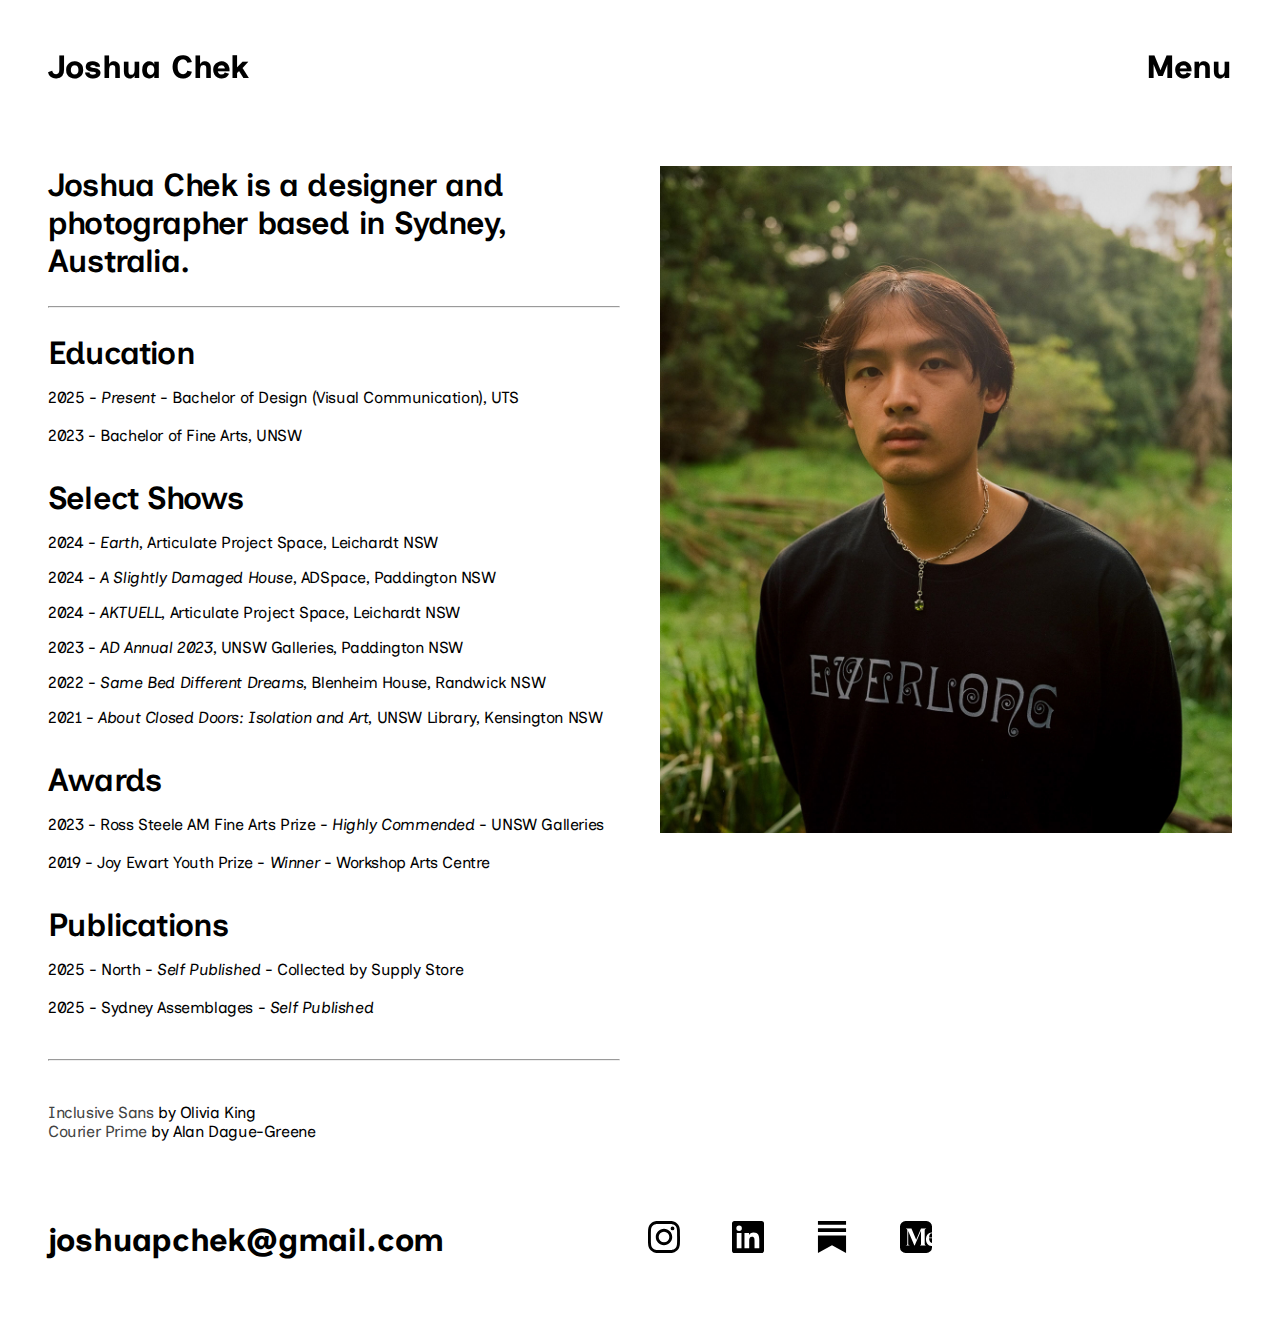
<file: about/index.html>
<!DOCTYPE html>
<html lang="en">
<head>
    <meta charset="UTF-8">
    <meta name="viewport" content="width=device-width, initial-scale=1.0">
    <title>Joshua Peyton Chek</title>
    <link rel="icon" href="../img/about/faviconi.png">
    <link rel="stylesheet" href="../styles.css">
    <link rel="preconnect" href="https://fonts.googleapis.com">
    <link rel="preconnect" href="https://fonts.gstatic.com" crossorigin>
    <link href="https://fonts.googleapis.com/css2?family=Courier+Prime:ital,wght@0,400;0,700;1,400;1,700&family=Inclusive+Sans:ital,wght@0,300..700;1,300..700&family=Roboto:ital,wght@0,100..900;1,100..900&display=swap" rel="stylesheet">
    <script src="https://ajax.googleapis.com/ajax/libs/jquery/3.7.1/jquery.min.js"></script>
<body>
    <nav>
            <ul>
                <li class="home-li">
                    <a href="../" class="full-name sparkle-hover">Joshua Chek
                    <img src ="../img/about/ico.svg" class="sparkle sparkle-1">
                    <img src ="../img/about/ico.svg" class="sparkle sparkle-2">
                    <img src ="../img/about/ico.svg" class="sparkle sparkle-3">
                    <img src ="../img/about/ico.svg" class="sparkle sparkle-4">
                    <a href="../" class="short-name">JC</a>
                </a> </li>
                <li class="other dropdown">
                    <a href="#" class="dropdown_trigger" aria-expanded="false">Menu</a>
                    <ul class="dropdown-menu">  
                        <li><a href="../about/">About</a></li>
                        <li><a href="../design/">Design</a></li>
                        <li><a href="../photo/">Photo</a></li>
                    </ul>
                </li>
                
            </ul>
        </nav>
    <main class="grid-layout">
            <article>
                <h5>Joshua Chek is a designer and photographer based in Sydney, Australia.</h5>
                <br><hr><br>
                <h5>
                    Education
                </h5>
                <p>
                    2025 - <i>Present</i> - Bachelor of Design (Visual Communication), UTS
                    <br><br>
                    2023 - Bachelor of Fine Arts, UNSW
                </p>
                <br>
                <h5>
                    Select Shows
                </h5>
                <p>
                    2024 - <i>Earth</i>, Articulate Project Space, Leichardt NSW
                </p>
                <p>
                    2024 - <i>A Slightly Damaged House</i>, ADSpace, Paddington NSW
                </p>
                <p>
                    2024 - <i>AKTUELL</i>, Articulate Project Space, Leichardt NSW
                </p>
                <p>
                    2023 - <i>AD Annual 2023</i>, UNSW Galleries, Paddington NSW
                </p>
                <p>
                    2022 - <i>Same Bed Different Dreams</i>, Blenheim House, Randwick NSW
                </p>
                <p>
                    2021 - <i>About Closed Doors: Isolation and Art</i>, UNSW Library, Kensington NSW
                </p>
                <br>
                <h5>
                    Awards
                </h5>
                <p>
                    2023 - Ross Steele AM Fine Arts Prize - <i>Highly Commended</i> - UNSW Galleries
                    <br><br>
                    2019 - Joy Ewart Youth Prize - <i>Winner</i> - Workshop Arts Centre
                </p>
                <br>
                <h5>
                    Publications
                </h5>
                <p>
                    2025 - North - <i>Self Published</i> - Collected by Supply Store 
                    <br><br>
                    2025 - Sydney Assemblages - <i>Self Published</i> 
                </p>
                <br><hr><br>
                <p> 
                    <a href="https://fonts.google.com/specimen/Inclusive+Sans" target="_blank" rel="noopener noreferrer">Inclusive Sans</a> by Olivia King <br>
                    <a href="https://fonts.google.com/specimen/Courier+Prime" target="_blank" rel="noopener noreferrer">Courier Prime</a> by Alan Dague-Greene
                </p>
                
            </article>
            <a href="https://seamusbyrne.art/" target="_blank" rel="noopener noreferrer">
                <img src="../img/about/about2.jpg" alt="photo of Joshua Chek" class="center">
            </a>
    </main>
        <footer>
            <article>
                <h2>joshuapchek@gmail.com</h2>
            </article>
            <article class="socials-container">
                <a href="https://www.instagram.com/joshuapchek/" target="_blank" rel="noopener noreferrer">
                    <svg role="img" viewBox="0 0 24 24" xmlns="https://www.w3.org/2000/svg"><title>Instagram</title><path d="M7.0301.084c-1.2768.0602-2.1487.264-2.911.5634-.7888.3075-1.4575.72-2.1228 1.3877-.6652.6677-1.075 1.3368-1.3802 2.127-.2954.7638-.4956 1.6365-.552 2.914-.0564 1.2775-.0689 1.6882-.0626 4.947.0062 3.2586.0206 3.6671.0825 4.9473.061 1.2765.264 2.1482.5635 2.9107.308.7889.72 1.4573 1.388 2.1228.6679.6655 1.3365 1.0743 2.1285 1.38.7632.295 1.6361.4961 2.9134.552 1.2773.056 1.6884.069 4.9462.0627 3.2578-.0062 3.668-.0207 4.9478-.0814 1.28-.0607 2.147-.2652 2.9098-.5633.7889-.3086 1.4578-.72 2.1228-1.3881.665-.6682 1.0745-1.3378 1.3795-2.1284.2957-.7632.4966-1.636.552-2.9124.056-1.2809.0692-1.6898.063-4.948-.0063-3.2583-.021-3.6668-.0817-4.9465-.0607-1.2797-.264-2.1487-.5633-2.9117-.3084-.7889-.72-1.4568-1.3876-2.1228C21.2982 1.33 20.628.9208 19.8378.6165 19.074.321 18.2017.1197 16.9244.0645 15.6471.0093 15.236-.005 11.977.0014 8.718.0076 8.31.0215 7.0301.0839m.1402 21.6932c-1.17-.0509-1.8053-.2453-2.2287-.408-.5606-.216-.96-.4771-1.3819-.895-.422-.4178-.6811-.8186-.9-1.378-.1644-.4234-.3624-1.058-.4171-2.228-.0595-1.2645-.072-1.6442-.079-4.848-.007-3.2037.0053-3.583.0607-4.848.05-1.169.2456-1.805.408-2.2282.216-.5613.4762-.96.895-1.3816.4188-.4217.8184-.6814 1.3783-.9003.423-.1651 1.0575-.3614 2.227-.4171 1.2655-.06 1.6447-.072 4.848-.079 3.2033-.007 3.5835.005 4.8495.0608 1.169.0508 1.8053.2445 2.228.408.5608.216.96.4754 1.3816.895.4217.4194.6816.8176.9005 1.3787.1653.4217.3617 1.056.4169 2.2263.0602 1.2655.0739 1.645.0796 4.848.0058 3.203-.0055 3.5834-.061 4.848-.051 1.17-.245 1.8055-.408 2.2294-.216.5604-.4763.96-.8954 1.3814-.419.4215-.8181.6811-1.3783.9-.4224.1649-1.0577.3617-2.2262.4174-1.2656.0595-1.6448.072-4.8493.079-3.2045.007-3.5825-.006-4.848-.0608M16.953 5.5864A1.44 1.44 0 1 0 18.39 4.144a1.44 1.44 0 0 0-1.437 1.4424M5.8385 12.012c.0067 3.4032 2.7706 6.1557 6.173 6.1493 3.4026-.0065 6.157-2.7701 6.1506-6.1733-.0065-3.4032-2.771-6.1565-6.174-6.1498-3.403.0067-6.156 2.771-6.1496 6.1738M8 12.0077a4 4 0 1 1 4.008 3.9921A3.9996 3.9996 0 0 1 8 12.0077"/></svg>
                </a>
                <a href="https://www.linkedin.com/in/joshuachek/" target="_blank" rel="noopener noreferrer">
                    <svg role="img" viewBox="0 0 24 24" xmlns="https://www.w3.org/2000/svg"><title>LinkedIn</title><path d="M20.447 20.452h-3.554v-5.569c0-1.328-.027-3.037-1.852-3.037-1.853 0-2.136 1.445-2.136 2.939v5.667H9.352V9h3.414v1.561h.046c.477-.9 1.637-1.852 3.37-1.852 3.602 0 4.268 2.37 4.268 5.455v6.288zM5.337 7.433a2.062 2.062 0 1 1 0-4.125 2.062 2.062 0 0 1 0 4.125zm1.777 13.019H3.56V9h3.554v11.452zM22.225 0H1.771C.792 0 0 .774 0 1.729v20.542C0 23.227.792 24 1.771 24h20.451C23.2 24 24 23.227 24 22.271V1.729C24 .774 23.2 0 22.225 0z"/></svg>
                </a>
                <a href="https://substack.com/@cjoosh" target="_blank" rel="noopener noreferrer">
                    <svg role="img" viewBox="0 0 24 24" xmlns="https://www.w3.org/2000/svg"><title>Substack</title><path d="M22.539 8.242H1.46V5.406h21.08v2.836zM1.46 10.812V24L12 18.11 22.54 24V10.812H1.46zM22.54 0H1.46v2.836h21.08V0z"/></svg>
                </a>
                <a href="https://medium.com/@joshuapchek" target="_blank" rel="noopener noreferrer">
                    <svg role="img" viewBox="0 0 24 24" xmlns="https://www.w3.org/2000/svg"><title>Medium</title><path d="M4.21 0A4.201 4.201 0 0 0 0 4.21v15.58A4.201 4.201 0 0 0 4.21 24h15.58A4.201 4.201 0 0 0 24 19.79v-1.093c-.137.013-.278.02-.422.02-2.577 0-4.027-2.146-4.09-4.832a7.592 7.592 0 0 1 .022-.708c.093-1.186.475-2.241 1.105-3.022a3.885 3.885 0 0 1 1.395-1.1c.468-.237 1.127-.367 1.664-.367h.023c.101 0 .202.004.303.01V4.211A4.201 4.201 0 0 0 19.79 0Zm.198 5.583h4.165l3.588 8.435 3.59-8.435h3.864v.146l-.019.004c-.705.16-1.063.397-1.063 1.254h-.003l.003 10.274c.06.676.424.885 1.063 1.03l.02.004v.145h-4.923v-.145l.019-.005c.639-.144.994-.353 1.054-1.03V7.267l-4.745 11.15h-.261L6.15 7.569v9.445c0 .857.358 1.094 1.063 1.253l.02.004v.147H4.405v-.147l.019-.004c.705-.16 1.065-.397 1.065-1.253V6.987c0-.857-.358-1.094-1.064-1.254l-.018-.004zm19.25 3.668c-1.086.023-1.733 1.323-1.813 3.124H24V9.298a1.378 1.378 0 0 0-.342-.047Zm-1.862 3.632c-.1 1.756.86 3.239 2.204 3.634v-3.634z"/></svg>
                </a>
            </article>
        </footer>
        <script src="../script.js"></script>
    </body>
    </html>
</file>
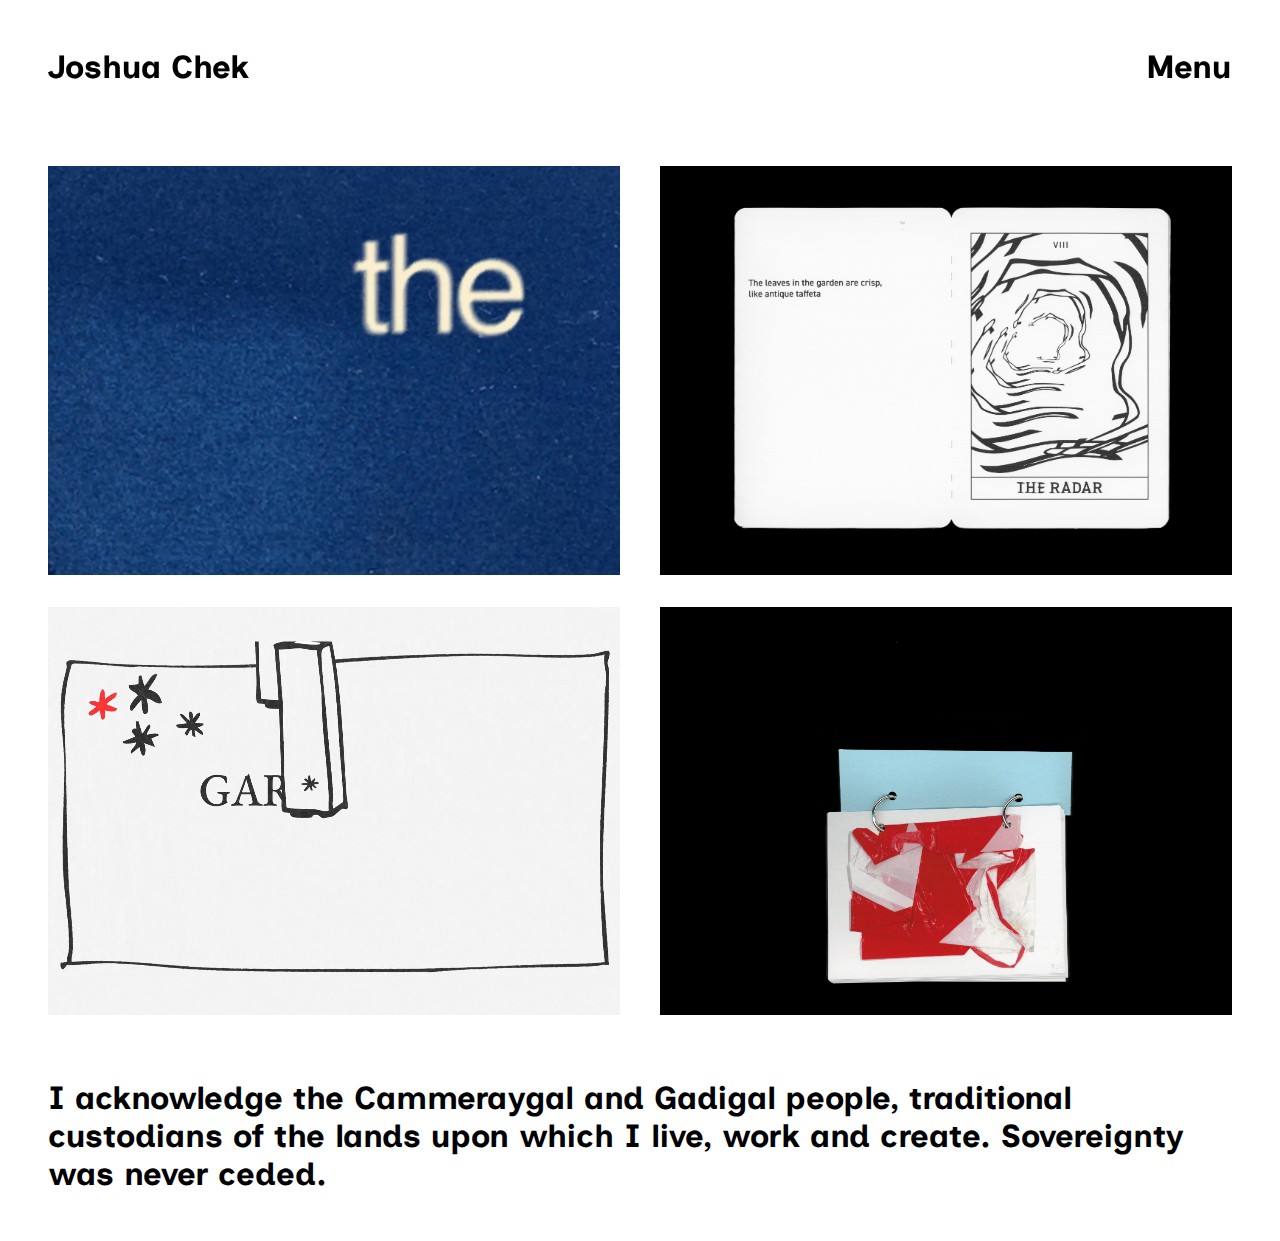
<file: design/index.html>
<!DOCTYPE html>
<html lang="en">
<head>
    <meta charset="UTF-8">
    <meta name="viewport" content="width=device-width, initial-scale=1.0">
    <title>Joshua Chek</title>
   <link rel="icon" href="../img/about/faviconi.png">
    <link rel="stylesheet" href="../styles.css">
    <link rel="preconnect" href="https://fonts.googleapis.com">
    <link rel="preconnect" href="https://fonts.gstatic.com" crossorigin>
    <link href="https://fonts.googleapis.com/css2?family=Courier+Prime:ital,wght@0,400;0,700;1,400;1,700&family=Inclusive+Sans:ital,wght@0,300..700;1,300..700&family=Roboto:ital,wght@0,100..900;1,100..900&display=swap" rel="stylesheet">
    <script src="https://ajax.googleapis.com/ajax/libs/jquery/3.7.1/jquery.min.js"></script>
</head>
<body>
    <nav>
            <ul>
                <li class="home-li">
                    <a href="../" class="full-name sparkle-hover">Joshua Chek
                    <img src ="../img/about/ico.svg" class="sparkle sparkle-1">
                    <img src ="../img/about/ico.svg" class="sparkle sparkle-2">
                    <img src ="../img/about/ico.svg" class="sparkle sparkle-3">
                    <img src ="../img/about/ico.svg" class="sparkle sparkle-4">
                    <a href="../" class="short-name">JC</a>
                </a> </li>
                <li class="other dropdown">
                    <a href="#" class="dropdown_trigger" aria-expanded="false">Menu</a>
                    <ul class="dropdown-menu">  
                        <li><a href="../about/">About</a></li>
                        <li><a href="../design/">Design</a></li>
                        <li><a href="../photo/">Photo</a></li>
                    </ul>
                </li>
                
            </ul>
        </nav>
        <main class ="grid-layout">
            <figure>
                <a href="./pointing-motion/"><video src="../img/MotionPoint/motionpoint0.mp4" title="What's the Point? - Motion Design" muted loop playsinline webkit-playsinline autoplay></video></a>
                <figcaption>What's the Point? - Motion Design<br>(2026)</figcaption>
            </figure>
            <figure>
                <a href="./tarot/"><img src="../img/Tarot/Concertina5.gif" width="100%" alt="Concertina"></a>
                <figcaption>Expressive Typography Concertina <br>(2025)</figcaption>
            </figure>
            <figure>
                <a href="./animation/"><video src="../img/Animation/animation2.mp4" title="Garamond - Type Anatomy" muted loop playsinline webkit-playsinline autoplay></video></a>
                <figcaption>Type Anatomy Motion Graphic <br>(2025)</figcaption>
            </figure>
            <figure>
                <a href="./assemblages/"><img src="../img/Assemblages/assemblages0.gif" width="100%" alt="Collage Postcard"></a>
                <figcaption>Collage Postcards <br>(2025)</figcaption>
            </figure>
        </main>
        <footer>
            <article class="wide">
                <h2>
                    I acknowledge the Cammeraygal and Gadigal people, traditional custodians of the lands upon which I live, work and create. Sovereignty was never ceded.
                </h2>
            </article>
        </footer>
    <script src="../script.js"></script>
</body>
</html>
</file>
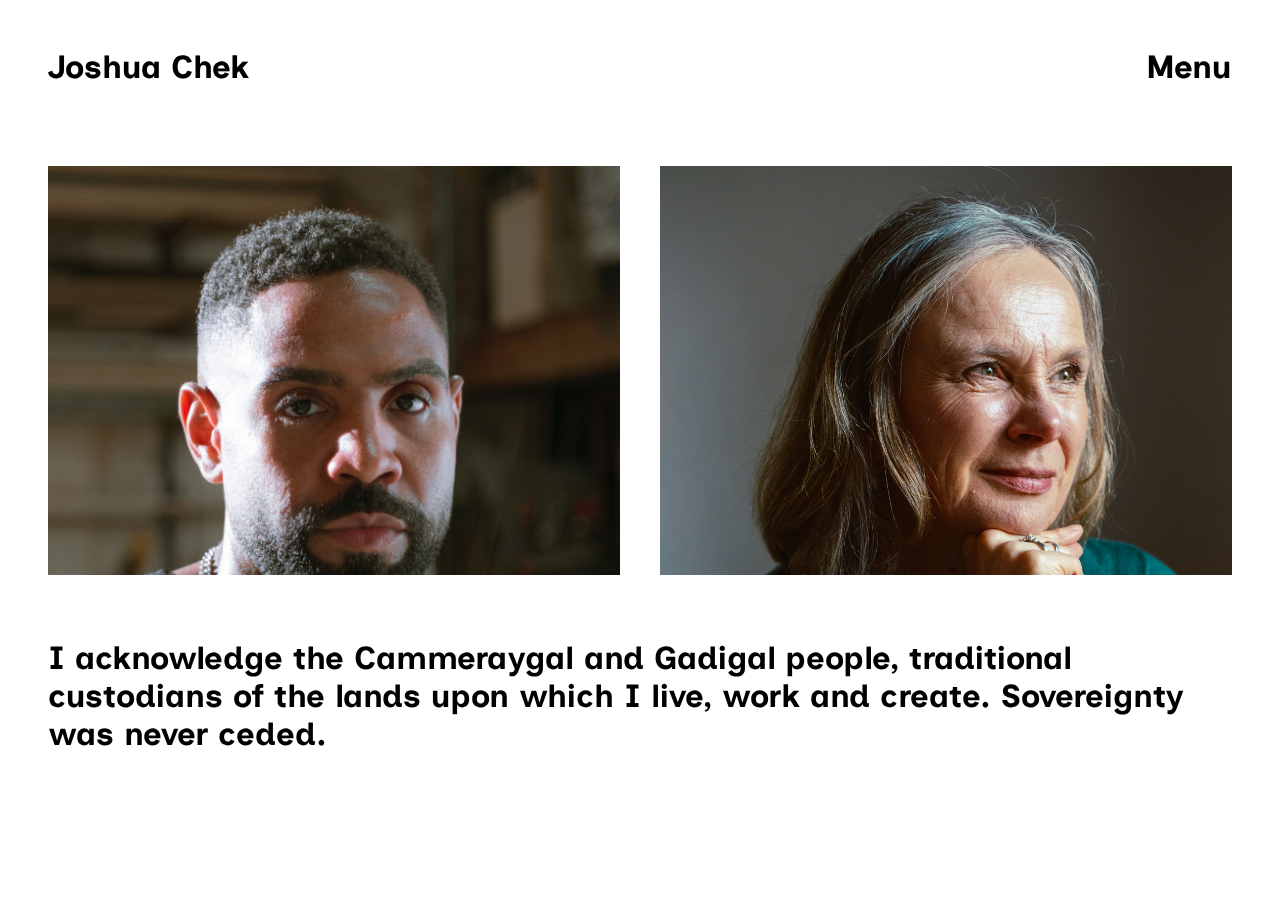
<file: photo/index.html>
<!DOCTYPE html>
<html lang="en">
<head>
    <meta charset="UTF-8">
    <meta name="viewport" content="width=device-width, initial-scale=1.0">
    <title>Joshua Chek</title>
   <link rel="icon" href="../img/about/faviconi.png">
    <link rel="stylesheet" href="../styles.css">
    <link rel="preconnect" href="https://fonts.googleapis.com">
    <link rel="preconnect" href="https://fonts.gstatic.com" crossorigin>
    <link href="https://fonts.googleapis.com/css2?family=Courier+Prime:ital,wght@0,400;0,700;1,400;1,700&family=Inclusive+Sans:ital,wght@0,300..700;1,300..700&family=Roboto:ital,wght@0,100..900;1,100..900&display=swap" rel="stylesheet">
    <script src="https://ajax.googleapis.com/ajax/libs/jquery/3.7.1/jquery.min.js"></script>
</head>
<body>
    <nav>
            <ul>
                <li class="home-li">
                    <a href="../" class="full-name sparkle-hover">Joshua Chek
                    <img src ="../img/about/ico.svg" class="sparkle sparkle-1">
                    <img src ="../img/about/ico.svg" class="sparkle sparkle-2">
                    <img src ="../img/about/ico.svg" class="sparkle sparkle-3">
                    <img src ="../img/about/ico.svg" class="sparkle sparkle-4">
                    <a href="../" class="short-name">JC</a>
                </a> </li>
                <li class="other dropdown">
                    <a href="#" class="dropdown_trigger" aria-expanded="false">Menu</a>
                    <ul class="dropdown-menu">  
                        <li><a href="../about/">About</a></li>
                        <li><a href="../design/">Design</a></li>
                        <li><a href="../photo/">Photo</a></li>
                    </ul>
                </li>
                
            </ul>
        </nav>
        <main class ="grid-layout">
            <figure>
                <a href="./wael1/"><img src="../img/Photos/wael1.jpg" width="100%" alt="Wael Mansour"></a>
                <figcaption>Wael Mansour - Yalli Bado Yimshi <br>(2026)</figcaption>
            </figure>
            <figure>
                <a href="./beth/"><img src="../img/Photos/beth1.jpg" width="100%" height="100%" alt="Beth Clapton"></a>
                <figcaption>Beth Clapton - Still Point <br>(2025)</figcaption>
            </figure>
        </main>
        <footer>
            <article class="wide">
                <h2>
                    I acknowledge the Cammeraygal and Gadigal people, traditional custodians of the lands upon which I live, work and create. Sovereignty was never ceded.
                </h2>
            </article>
        </footer>
    <script src="../script.js"></script>
</body>
</html>
</file>
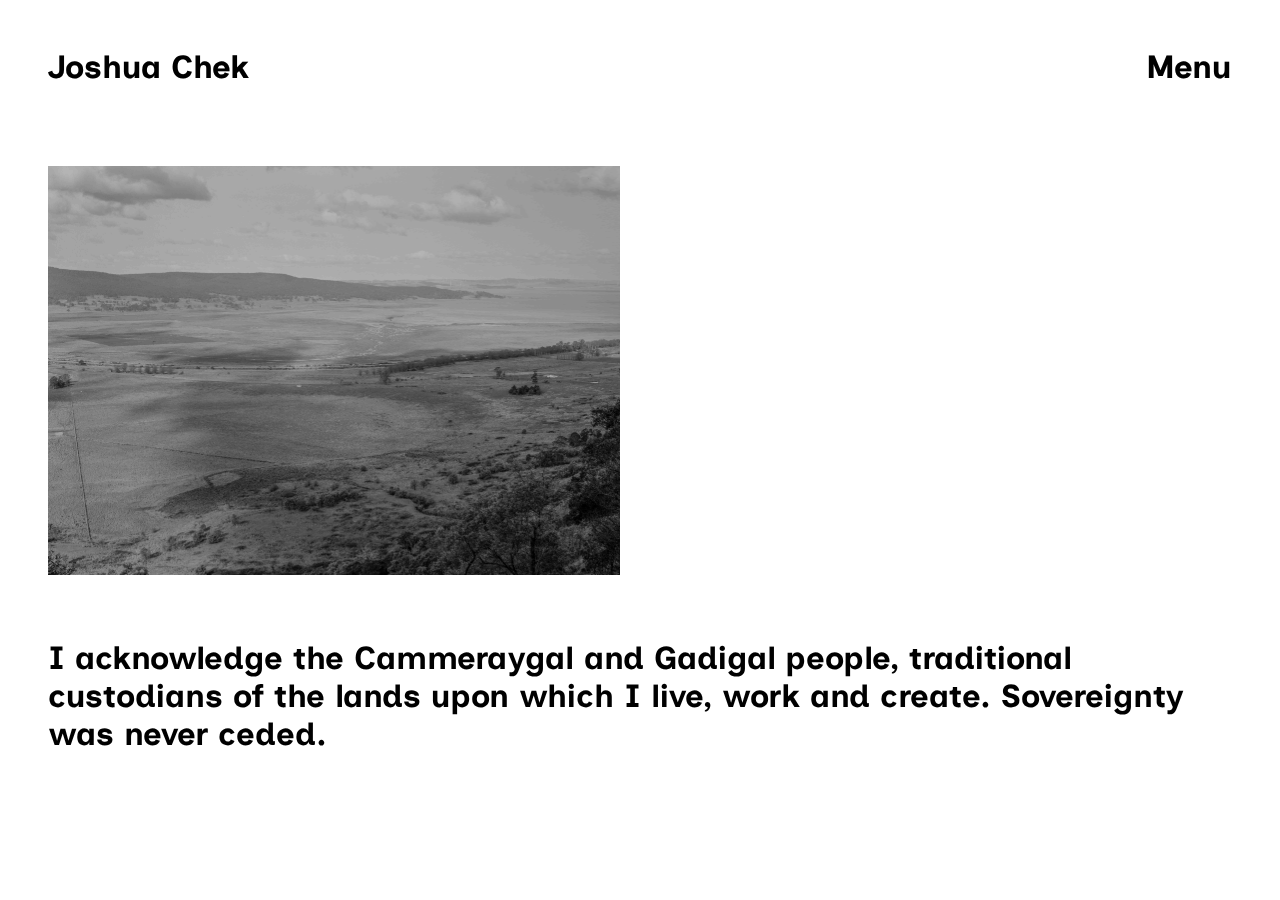
<file: design/art/index.html>
<!DOCTYPE html>
<html lang="en">
<head>
    <meta charset="UTF-8">
    <meta name="viewport" content="width=device-width, initial-scale=1.0">
    <title>Joshua Chek</title>
   <link rel="icon" href="../../img/about/faviconi.png">
    <link rel="stylesheet" href="../../styles.css">
    <link rel="preconnect" href="https://fonts.googleapis.com">
    <link rel="preconnect" href="https://fonts.gstatic.com" crossorigin>
    <link href="https://fonts.googleapis.com/css2?family=Courier+Prime:ital,wght@0,400;0,700;1,400;1,700&family=Inclusive+Sans:ital,wght@0,300..700;1,300..700&family=Roboto:ital,wght@0,100..900;1,100..900&display=swap" rel="stylesheet">
    <script src="https://ajax.googleapis.com/ajax/libs/jquery/3.7.1/jquery.min.js"></script>
</head>
<body>
    <nav>
            <ul>
                <li class="home-li">
                    <a href="../../" class="full-name sparkle-hover">Joshua Chek
                    <img src ="../../img/about/ico.svg" class="sparkle sparkle-1">
                    <img src ="../../img/about/ico.svg" class="sparkle sparkle-2">
                    <img src ="../../img/about/ico.svg" class="sparkle sparkle-3">
                    <img src ="../../img/about/ico.svg" class="sparkle sparkle-4">
                    <a href="../../" class="short-name">JC</a>
                </a> </li>
                <li class="other dropdown">
                    <a href="#" class="dropdown_trigger" aria-expanded="false">Menu</a>
                    <ul class="dropdown-menu">  
                        <li><a href="../../about/">About</a></li>
                        <li><a href="../../design/">Design</a></li>
                        <li><a href="../../photo/">Photo</a></li>
                    </ul>
                </li>
                
            </ul>
        </nav>
        <main>
            <figure>
                <a href="../../photo/inlandempire/"><img src="../../img/inlandempire/ie0.jpg" width="100%" alt="Inland Empire"></a>
                <figcaption>INLAND EMPIRE <br>(2023)</figcaption>
            </figure>

        </main>
        <footer>
            <article class="wide">
                <h2>
                    I acknowledge the Cammeraygal and Gadigal people, traditional custodians of the lands upon which I live, work and create. Sovereignty was never ceded.
                </h2>
            </article>
        </footer>
    <script src="../../script.js"></script>
</body>
</html>
</file>
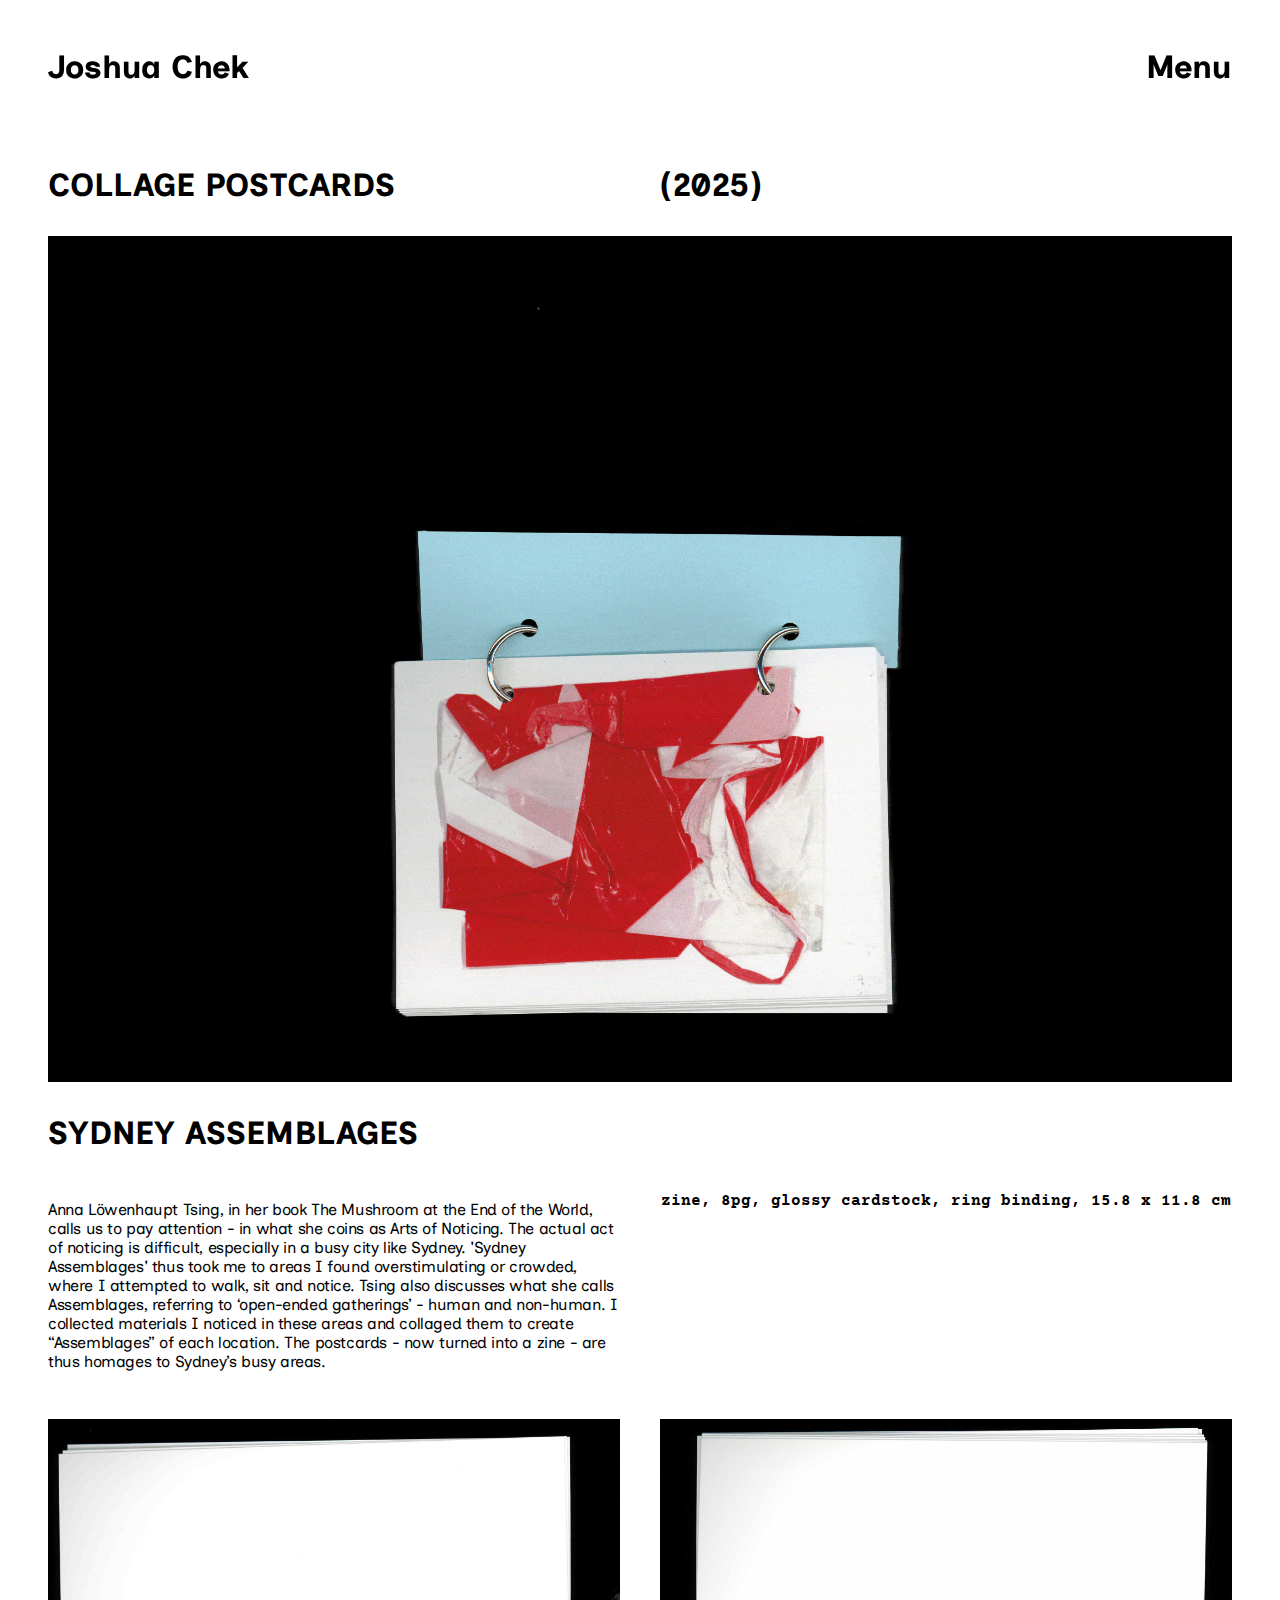
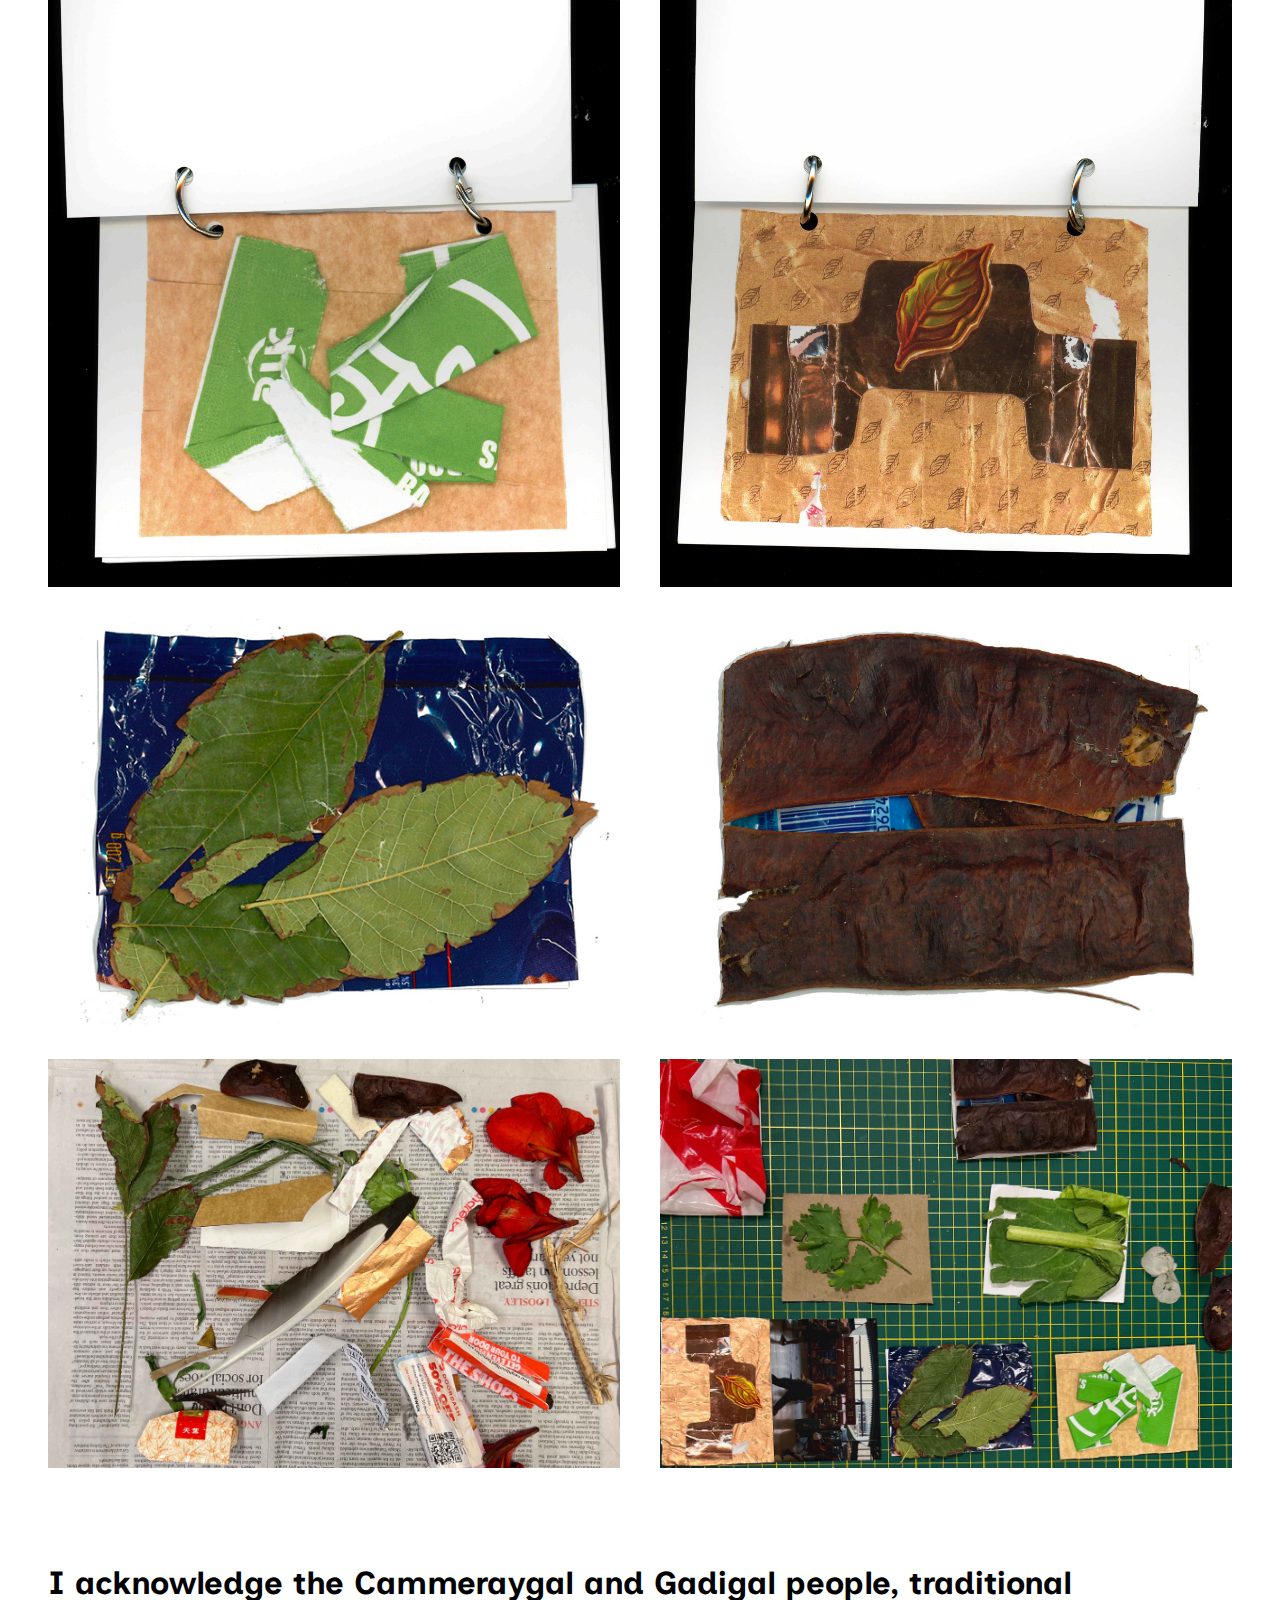
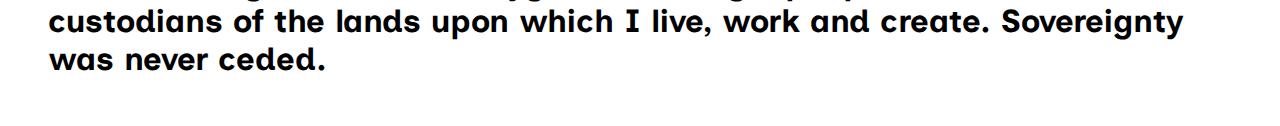
<file: design/assemblages/index.html>
<!DOCTYPE html>
<html lang="en">
<head>
    <meta charset="UTF-8">
    <meta name="viewport" content="width=device-width, initial-scale=1.0">
    <title>Joshua Chek</title>
   <link rel="icon" href="../../img/about/faviconi.png">
    <link rel="stylesheet" href="../../styles.css">
    <link rel="preconnect" href="https://fonts.googleapis.com">
    <link rel="preconnect" href="https://fonts.gstatic.com" crossorigin>
    <link href="https://fonts.googleapis.com/css2?family=Courier+Prime:ital,wght@0,400;0,700;1,400;1,700&family=Inclusive+Sans:ital,wght@0,300..700;1,300..700&family=Roboto:ital,wght@0,100..900;1,100..900&display=swap" rel="stylesheet">
    <script src="https://ajax.googleapis.com/ajax/libs/jquery/3.7.1/jquery.min.js"></script>
</head>
<body>
     <nav>
            <ul>
                <li class="home-li">
                    <a href="../../" class="full-name sparkle-hover">Joshua Chek
                    <img src ="../../img/about/ico.svg" class="sparkle sparkle-1">
                    <img src ="../../img/about/ico.svg" class="sparkle sparkle-2">
                    <img src ="../../img/about/ico.svg" class="sparkle sparkle-3">
                    <img src ="../../img/about/ico.svg" class="sparkle sparkle-4">
                    <a href="../../" class="short-name">JC</a>
                </a> </li>
                <li class="other dropdown">
                    <a href="#" class="dropdown_trigger" aria-expanded="false">Menu</a>
                    <ul class="dropdown-menu">  
                        <li><a href="../../about/">About</a></li>
                        <li><a href="../../design/">Design</a></li>
                        <li><a href="../../photo/">Photo</a></li>
                    </ul>
                </li>
                
            </ul>
        </nav>
    <main class="grid-layout">
        <article>
            <h2>COLLAGE POSTCARDS</h2>
        </article>
        <article>
            <h2>(2025)</h2>
        </article>
        <article class="wide">
            <img src="../../img/Assemblages/assemblages0.gif" alt="Sydney Assemblages - Hero Image">
        </article>
        <article class="wide">
            <h2>SYDNEY ASSEMBLAGES</h2>
        </article>
        <article>
            <p>Anna Löwenhaupt Tsing, in her book The Mushroom at the End of the World, calls us to pay attention - in what she coins as Arts of Noticing. The actual act of noticing is difficult, especially in a busy city like Sydney. 'Sydney Assemblages' thus took me to areas I found overstimulating or crowded, where I attempted to walk, sit and notice. Tsing also discusses what she calls Assemblages, referring to ‘open-ended gatherings’ - human and non-human. I collected materials I noticed in these areas and collaged them to create “Assemblages” of each location. The postcards - now turned into a zine - are thus homages to Sydney’s busy areas.</p>
        </article>
        <article>
            <h3 class="center">zine, 8pg, glossy cardstock, ring binding, 15.8 x 11.8 cm</h3>
        </article>
        <img src="../../img/Assemblages/assemblages2.jpg" alt="Sydney Assemblages - Supporting Scan">
        <img src="../../img/Assemblages/assemblages3.jpg" alt="Sydney Assemblages - Supporting Scan">
        <img src="../../img/Assemblages/assemblages4.jpg" alt="Sydney Assemblages - Other page 1">
        <img src="../../img/Assemblages/assemblages5.jpg" alt="Sydney Assemblages - Other page 2">
        <img src="../../img/Assemblages/assemblages6.jpg" alt="Sydney Assemblages - Process 1">
        <img src="../../img/Assemblages/assemblages7.jpg" alt="Sydney Assemblages - Process 2">
        <article class="wide"></article>
    </main>
    <footer>
        <article class="wide">
            <h2>
                I acknowledge the Cammeraygal and Gadigal people, traditional custodians of the lands upon which I live, work and create. Sovereignty was never ceded.
            </h2>
        </article>
    </footer>
    <script src="../../script.js"></script>
</body>
</html>
</file>
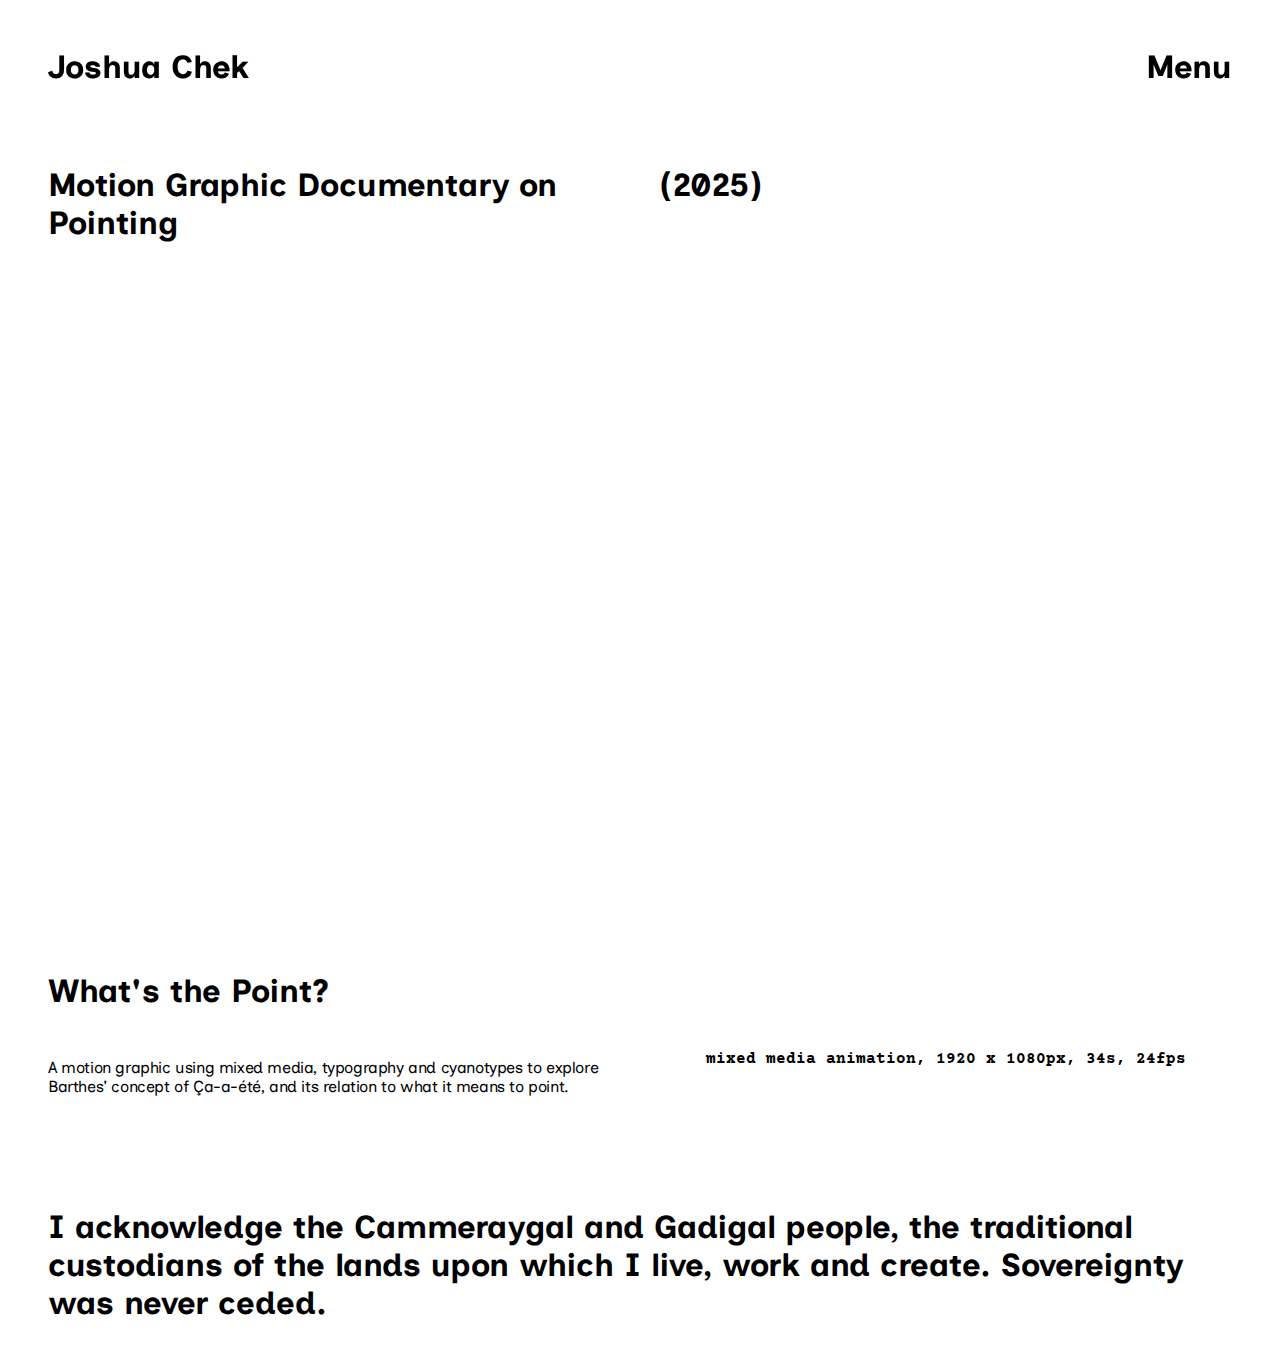
<file: design/pointing-motion/index.html>
<!DOCTYPE html>
<html lang="en">
<head>
    <meta charset="UTF-8">
    <meta name="viewport" content="width=device-width, initial-scale=1.0">
    <title>Joshua Chek</title>
   <link rel="icon" href="../../img/about/faviconi.png">
    <link rel="stylesheet" href="../../styles.css">
    <link rel="preconnect" href="https://fonts.googleapis.com">
    <link rel="preconnect" href="https://fonts.gstatic.com" crossorigin>
    <link href="https://fonts.googleapis.com/css2?family=Courier+Prime:ital,wght@0,400;0,700;1,400;1,700&family=Inclusive+Sans:ital,wght@0,300..700;1,300..700&family=Roboto:ital,wght@0,100..900;1,100..900&display=swap" rel="stylesheet">
    <script src="https://ajax.googleapis.com/ajax/libs/jquery/3.7.1/jquery.min.js"></script>
</head>
<body>
       <nav>
            <ul>
                <li class="home-li">
                    <a href="../../" class="full-name sparkle-hover">Joshua Chek
                    <img src ="../../img/about/ico.svg" class="sparkle sparkle-1">
                    <img src ="../../img/about/ico.svg" class="sparkle sparkle-2">
                    <img src ="../../img/about/ico.svg" class="sparkle sparkle-3">
                    <img src ="../../img/about/ico.svg" class="sparkle sparkle-4">
                    <a href="../../" class="short-name">JC</a>
                </a> </li>
                <li class="other dropdown">
                    <a href="#" class="dropdown_trigger" aria-expanded="false">Menu</a>
                    <ul class="dropdown-menu">  
                        <li><a href="../../about/">About</a></li>
                        <li><a href="../../design/">Design</a></li>
                        <li><a href="../../photo/">Photo</a></li>
                    </ul>
                </li>
                
            </ul>
        </nav>
    <main class="grid-layout">
        <article>
            <h2>Motion Graphic Documentary on Pointing</h2>
        </article>
        <article>
            <h2>(2025)</h2>
        </article>
        <article class="wide">
            <div class="video">
                <iframe src="https://www.youtube.com/embed/B3xy4DtizXE?si=6OmvBkc_T869cJkL" title="YouTube video player" frameborder="0" allow="accelerometer; autoplay; clipboard-write; encrypted-media; gyroscope; picture-in-picture; web-share" referrerpolicy="strict-origin-when-cross-origin"></iframe>
            </div>
        </article>
        <article class="wide">
            <h2>What's the Point?</h2>
        </article>
        <article>
            <p>A motion graphic using mixed media, typography and cyanotypes to explore Barthes' concept of Ça-a-été, and its relation to what it means to point.</p>
        </article>
        <article>
            <h3 class="center">mixed media animation, 1920 x 1080px, 34s, 24fps</h3>
        </article>
        <article class="wide"></article> 
    </main>
    <footer>
        <article class="wide">
            <h2>
                I acknowledge the Cammeraygal and Gadigal people, the traditional custodians of the lands upon which I live, work and create. Sovereignty was never ceded.
            </h2>
        </article>
    </footer>
    <script src="../../script.js"></script>
</body>
</html>
</file>
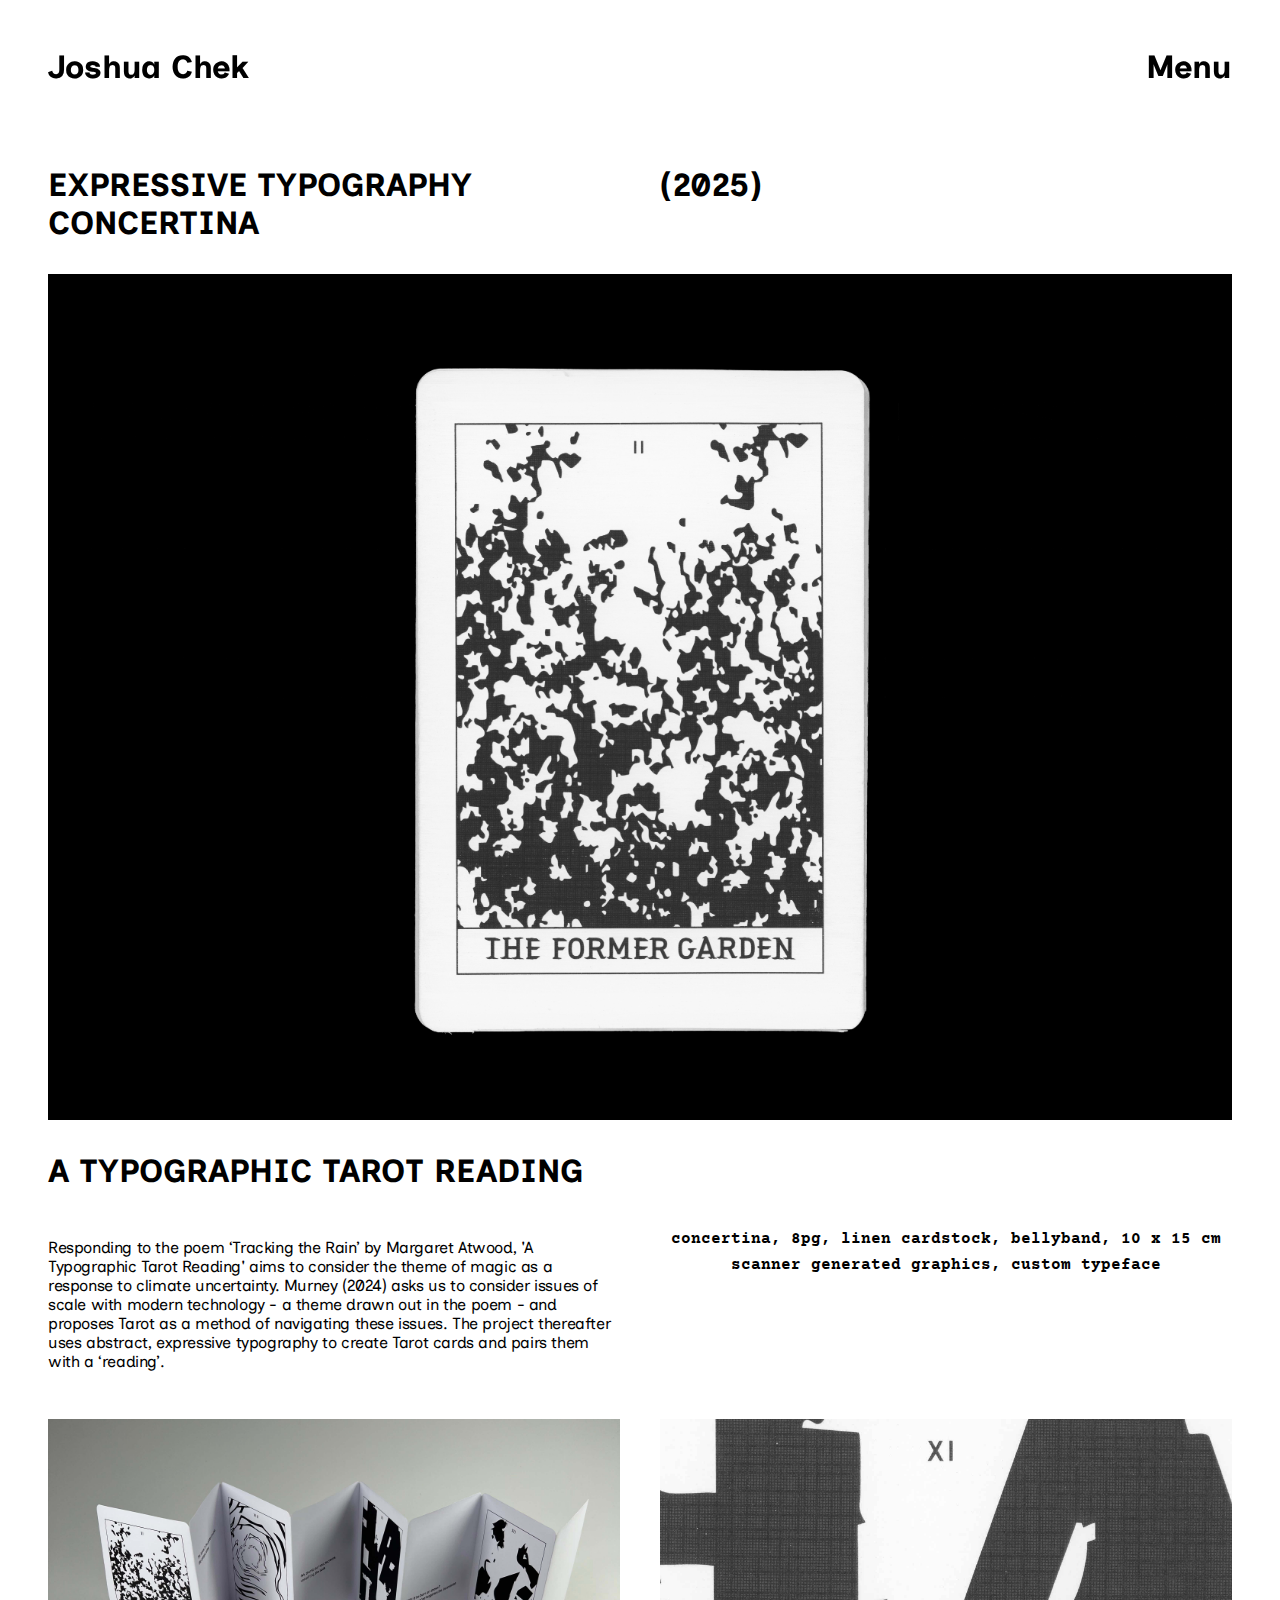
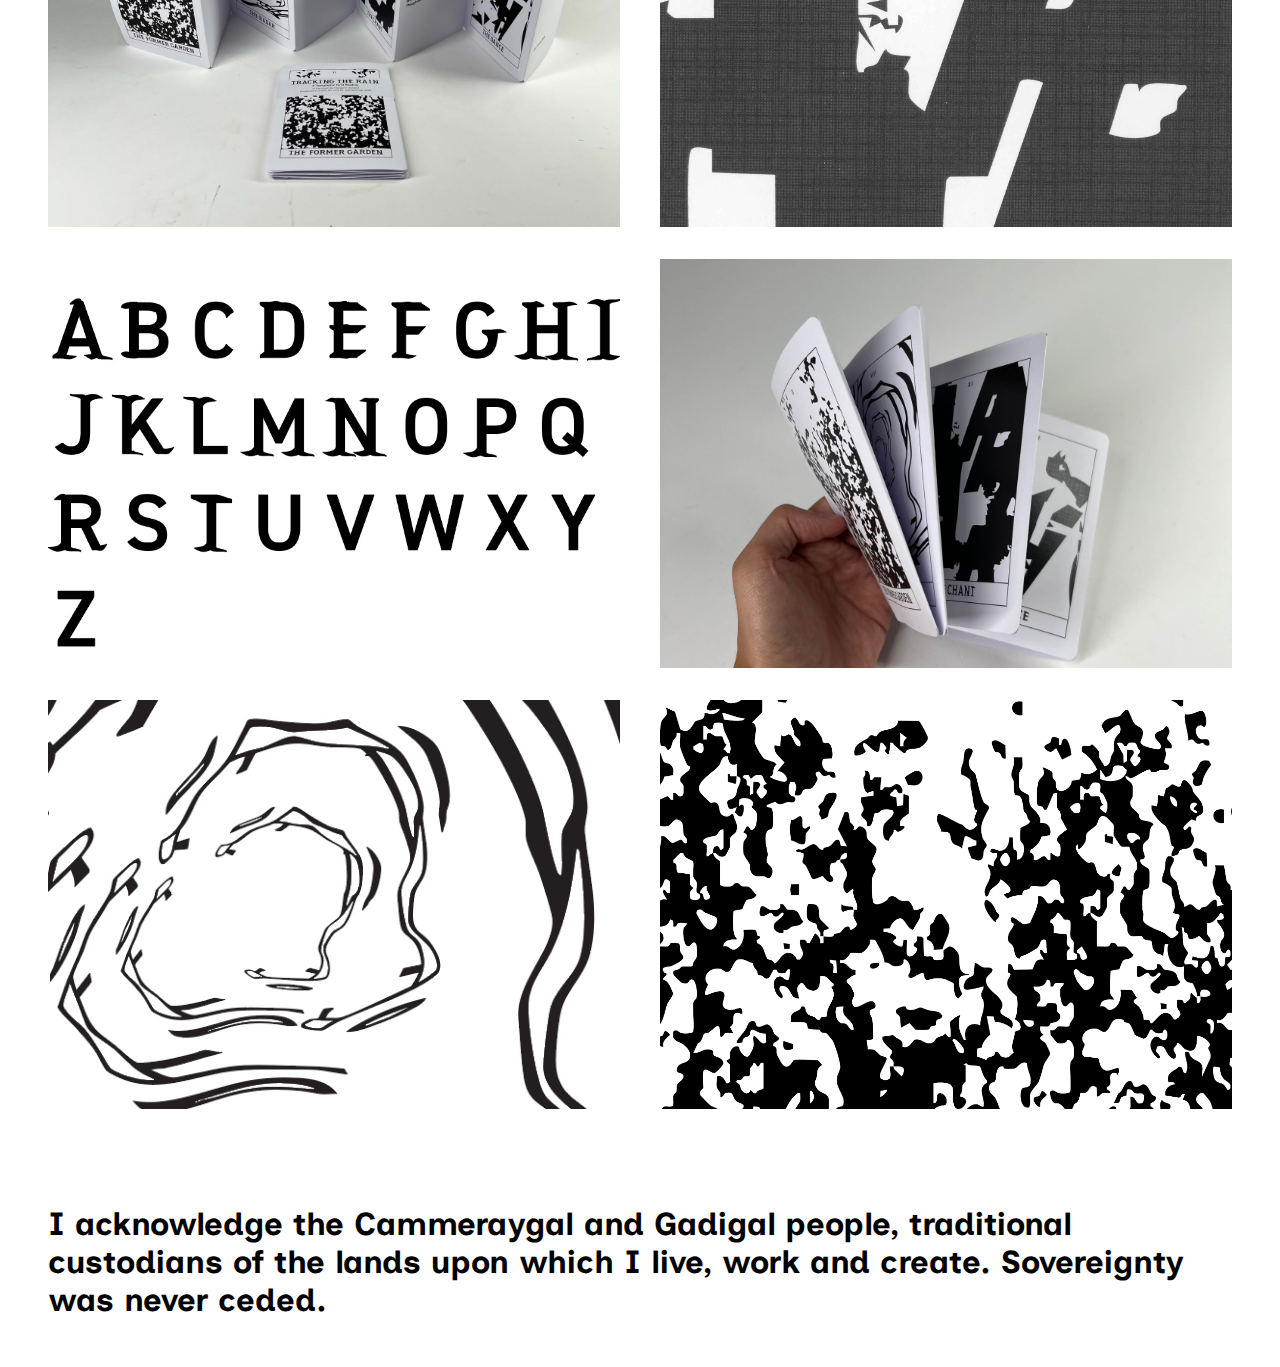
<file: design/tarot/index.html>
<!DOCTYPE html>
<html lang="en">
<head>
    <meta charset="UTF-8">
    <meta name="viewport" content="width=device-width, initial-scale=1.0">
    <title>Joshua Chek</title>
   <link rel="icon" href="../../img/about/faviconi.png">
    <link rel="stylesheet" href="../../styles.css">
    <link rel="preconnect" href="https://fonts.googleapis.com">
    <link rel="preconnect" href="https://fonts.gstatic.com" crossorigin>
    <link href="https://fonts.googleapis.com/css2?family=Courier+Prime:ital,wght@0,400;0,700;1,400;1,700&family=Inclusive+Sans:ital,wght@0,300..700;1,300..700&family=Roboto:ital,wght@0,100..900;1,100..900&display=swap" rel="stylesheet">
    <script src="https://ajax.googleapis.com/ajax/libs/jquery/3.7.1/jquery.min.js"></script>
</head>
<body>
    <nav>
            <ul>
                <li class="home-li">
                    <a href="../../" class="full-name sparkle-hover">Joshua Chek
                    <img src ="../../img/about/ico.svg" class="sparkle sparkle-1">
                    <img src ="../../img/about/ico.svg" class="sparkle sparkle-2">
                    <img src ="../../img/about/ico.svg" class="sparkle sparkle-3">
                    <img src ="../../img/about/ico.svg" class="sparkle sparkle-4">
                    <a href="../../" class="short-name">JC</a>
                </a> </li>
                <li class="other dropdown">
                    <a href="#" class="dropdown_trigger" aria-expanded="false">Menu</a>
                    <ul class="dropdown-menu">  
                        <li><a href="../../about/">About</a></li>
                        <li><a href="../../design/">Design</a></li>
                        <li><a href="../../photo/">Photo</a></li>
                    </ul>
                </li>
            </ul>
        </nav>
    <main class="grid-layout">
        <article>
            <h2>EXPRESSIVE TYPOGRAPHY CONCERTINA</h2>
        </article>
        <article>
            <h2>(2025)</h2>
        </article>
        <article class="wide">
            <img src="../../img/Tarot/Concertina5.gif" alt="Tarot Concertina - Hero Image">
        </article>
        <article class="wide">
            <h2>A TYPOGRAPHIC TAROT READING</h2>
        </article>
        <article>
            <p>Responding to the poem ‘Tracking the Rain’ by Margaret Atwood, 'A Typographic Tarot Reading' aims to consider the theme of magic as a response to climate uncertainty. Murney (2024) asks us to consider issues of scale with modern technology - a theme drawn out in the poem - and proposes Tarot as a method of navigating these issues. The project thereafter uses abstract, expressive typography to create Tarot cards and pairs them with a ‘reading’.</p>
        </article>
        <article>
            <h3 class="center">concertina, 8pg, linen cardstock, bellyband, 10 x 15 cm</h3>
            <h3 class="center">scanner generated graphics, custom typeface</h3>
        </article>
        <img src="../../img/Tarot/concertina 3.jpeg" alt="Tarot Concertina - Documentation">
        <img src="../../img/Tarot/concertina9.jpg" alt="Sydney Assemblages - Supporting Scan">
        <img src="../../img/Tarot/concertina7.jpg" alt="Sydney Assemblages - Typeface Design">
        <img src="../../img/Tarot/concertina4.jpeg" alt="Sydney Assemblages - Supporting Image with Hand for Scale">
        <img src="../../img/Tarot/concertina8.jpg" alt="Sydney Assemblages - Process 1">
        <img src="../../img/Tarot/concertina10.png" alt="Sydney Assemblages - Process 2">
        <article class="wide"></article>
    </main>
    <footer>
        <article class="wide">
            <h2>
                I acknowledge the Cammeraygal and Gadigal people, traditional custodians of the lands upon which I live, work and create. Sovereignty was never ceded.
            </h2>
        </article>
    </footer>
    <script src="../../script.js"></script>
</body>
</html>
</file>
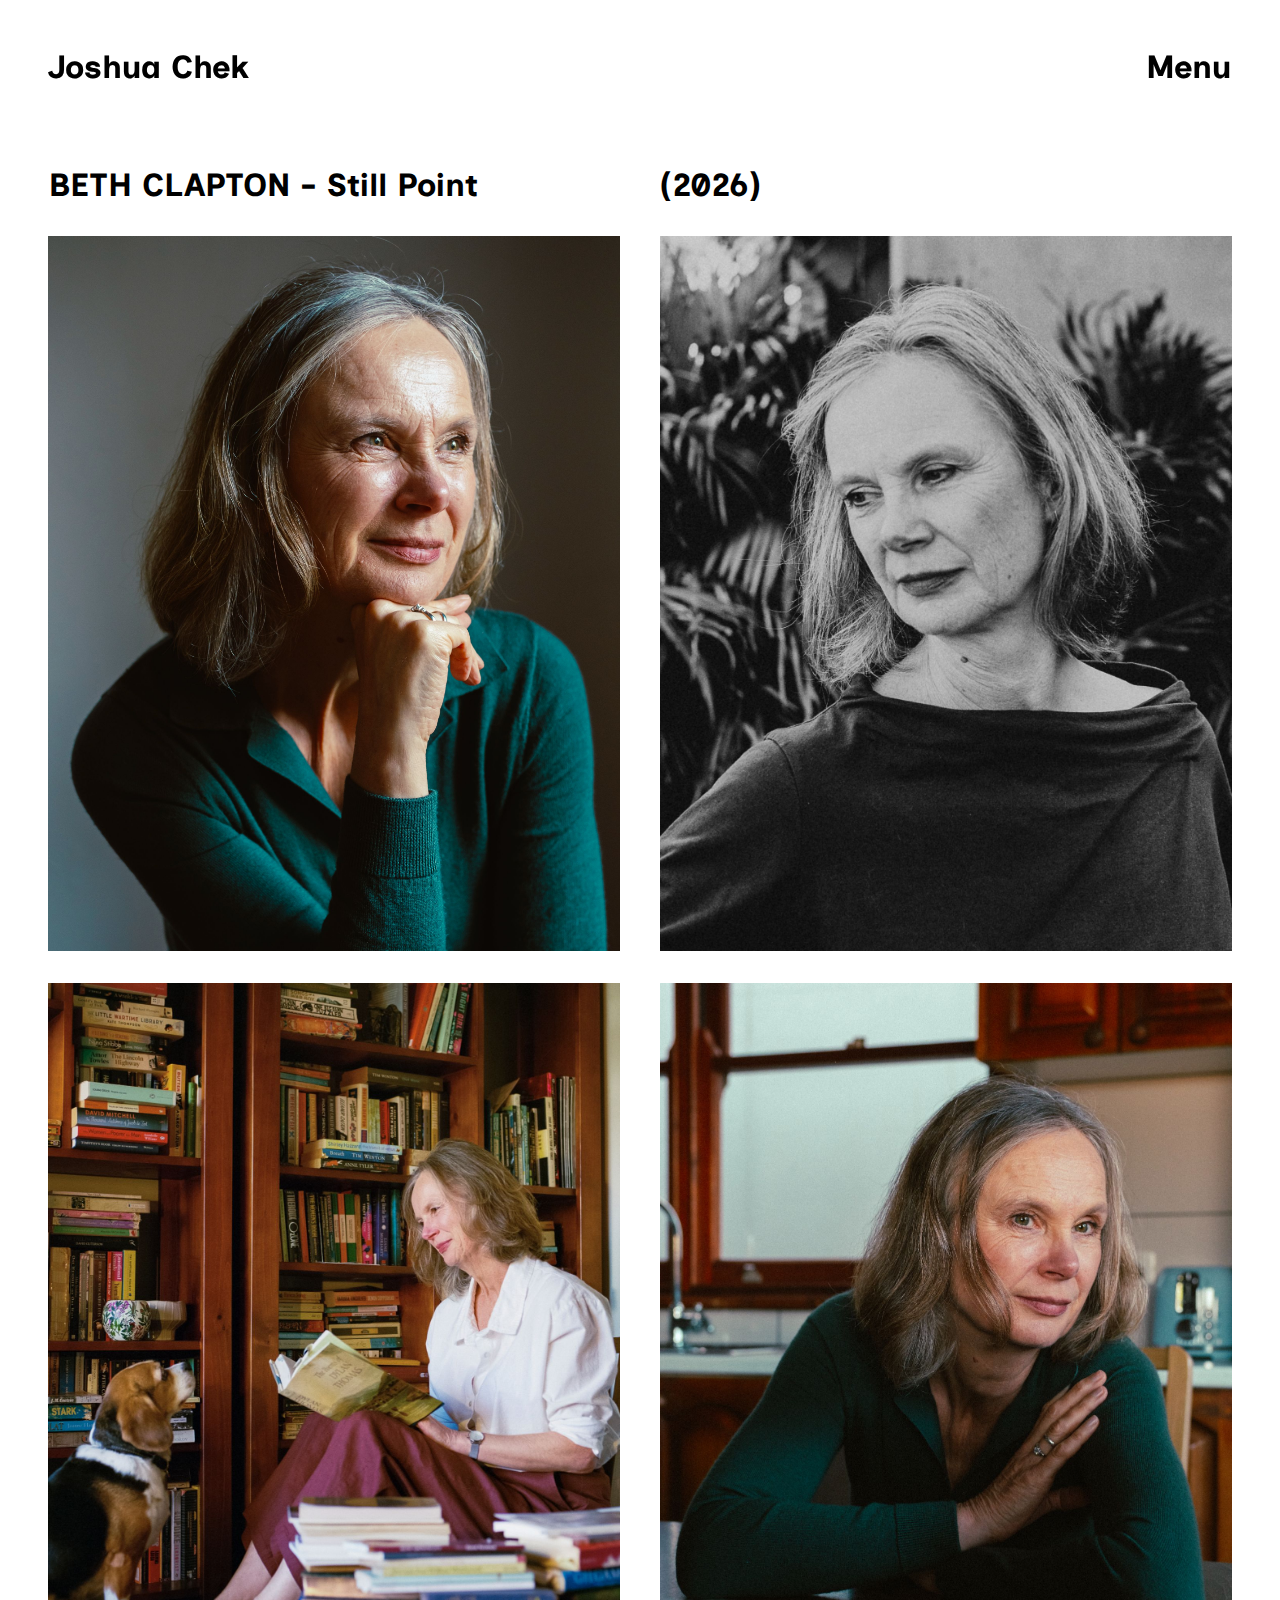
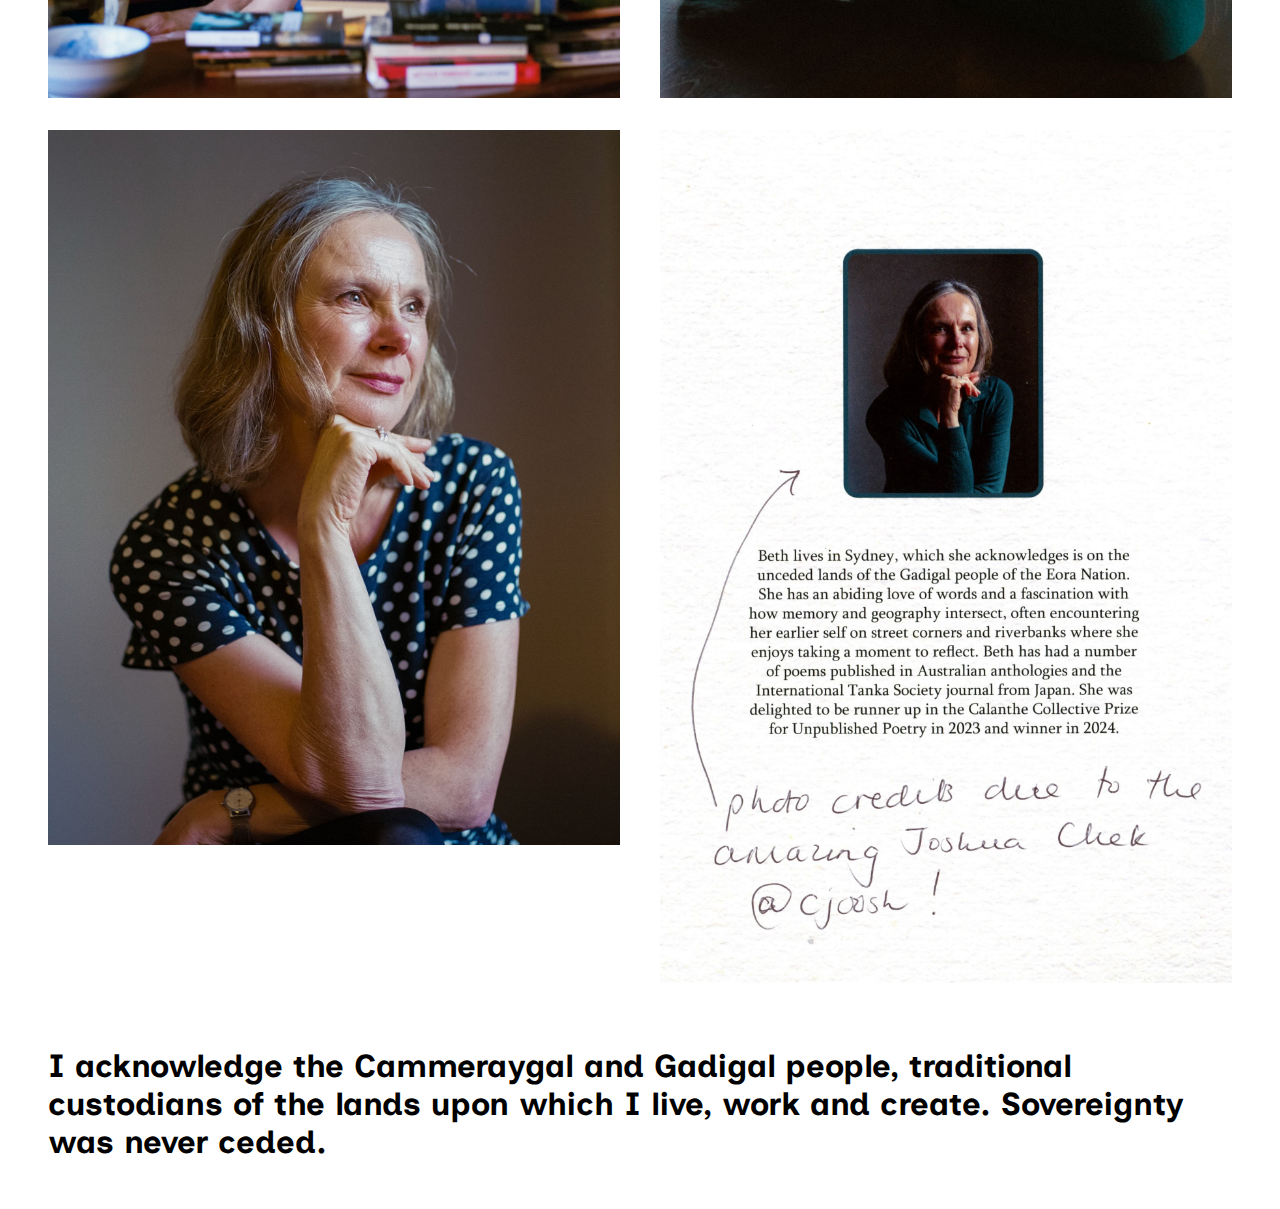
<file: photo/beth/index.html>
<!DOCTYPE html>
<html lang="en">
<head>
    <meta charset="UTF-8">
    <meta name="viewport" content="width=device-width, initial-scale=1.0">
    <title>Joshua Peyton Chek</title>
   <link rel="icon" href="../../img/about/faviconi.png">
    <link rel="stylesheet" href="../../styles.css">
    <link rel="preconnect" href="https://fonts.googleapis.com">
    <link rel="preconnect" href="https://fonts.gstatic.com" crossorigin>
    <link href="https://fonts.googleapis.com/css2?family=Courier+Prime:ital,wght@0,400;0,700;1,400;1,700&family=Inclusive+Sans:ital,wght@0,300..700;1,300..700&family=Roboto:ital,wght@0,100..900;1,100..900&display=swap" rel="stylesheet">
    <script src="https://ajax.googleapis.com/ajax/libs/jquery/3.7.1/jquery.min.js"></script>
</head>
<body>
    <nav>
            <ul>
                <li class="home-li">
                    <a href="../../" class="full-name sparkle-hover">Joshua Chek
                    <img src ="../../img/about/ico.svg" class="sparkle sparkle-1">
                    <img src ="../../img/about/ico.svg" class="sparkle sparkle-2">
                    <img src ="../../img/about/ico.svg" class="sparkle sparkle-3">
                    <img src ="../../img/about/ico.svg" class="sparkle sparkle-4">
                    <a href="../../" class="short-name">JC</a>
                </a> </li>
                <li class="other dropdown">
                    <a href="#" class="dropdown_trigger" aria-expanded="false">Menu</a>
                    <ul class="dropdown-menu">  
                        <li><a href="../../about/">About</a></li>
                        <li><a href="../../design/">Design</a></li>
                        <li><a href="../">Photo</a></li>
                    </ul>
                </li>
            </ul>
        </nav>
    <main class="grid-layout">
        <article>
            <h2>BETH CLAPTON - Still Point</h2>
        </article>
        <article>
            <h2>(2026)</h2>
        </article>
        <article>
            <img src="../../img/Photos/beth1.jpg" alt="Beth Clapton" height="200vh">
        </article>
        <article>
            <img src="../../img/Beth/beth1.jpg" alt="Beth Clapton" height="200vh">
        </article>
        <article>
            <img src="../../img/Beth/beth3.jpg" alt="Beth Clapton" height="200vh">
        </article>
        <article>
            <img src="../../img/Beth/beth2.jpg" alt="Beth Clapton" height="200vh">
        </article>
        <article>
            <img src="../../img/Beth/beth4.jpg" alt="Beth Clapton - Still Point">
        </article>
        <article>
            <img src="../../img/Beth/beth5.jpg" alt="Beth Clapton - Still Point">
        </article>
    </main>
    <footer>
        <article class="wide">
            <h2>
                I acknowledge the Cammeraygal and Gadigal people, traditional custodians of the lands upon which I live, work and create. Sovereignty was never ceded.
            </h2>
        </article>
    </footer>
    <script src="../../script.js"></script>
</body>
</html>
</file>
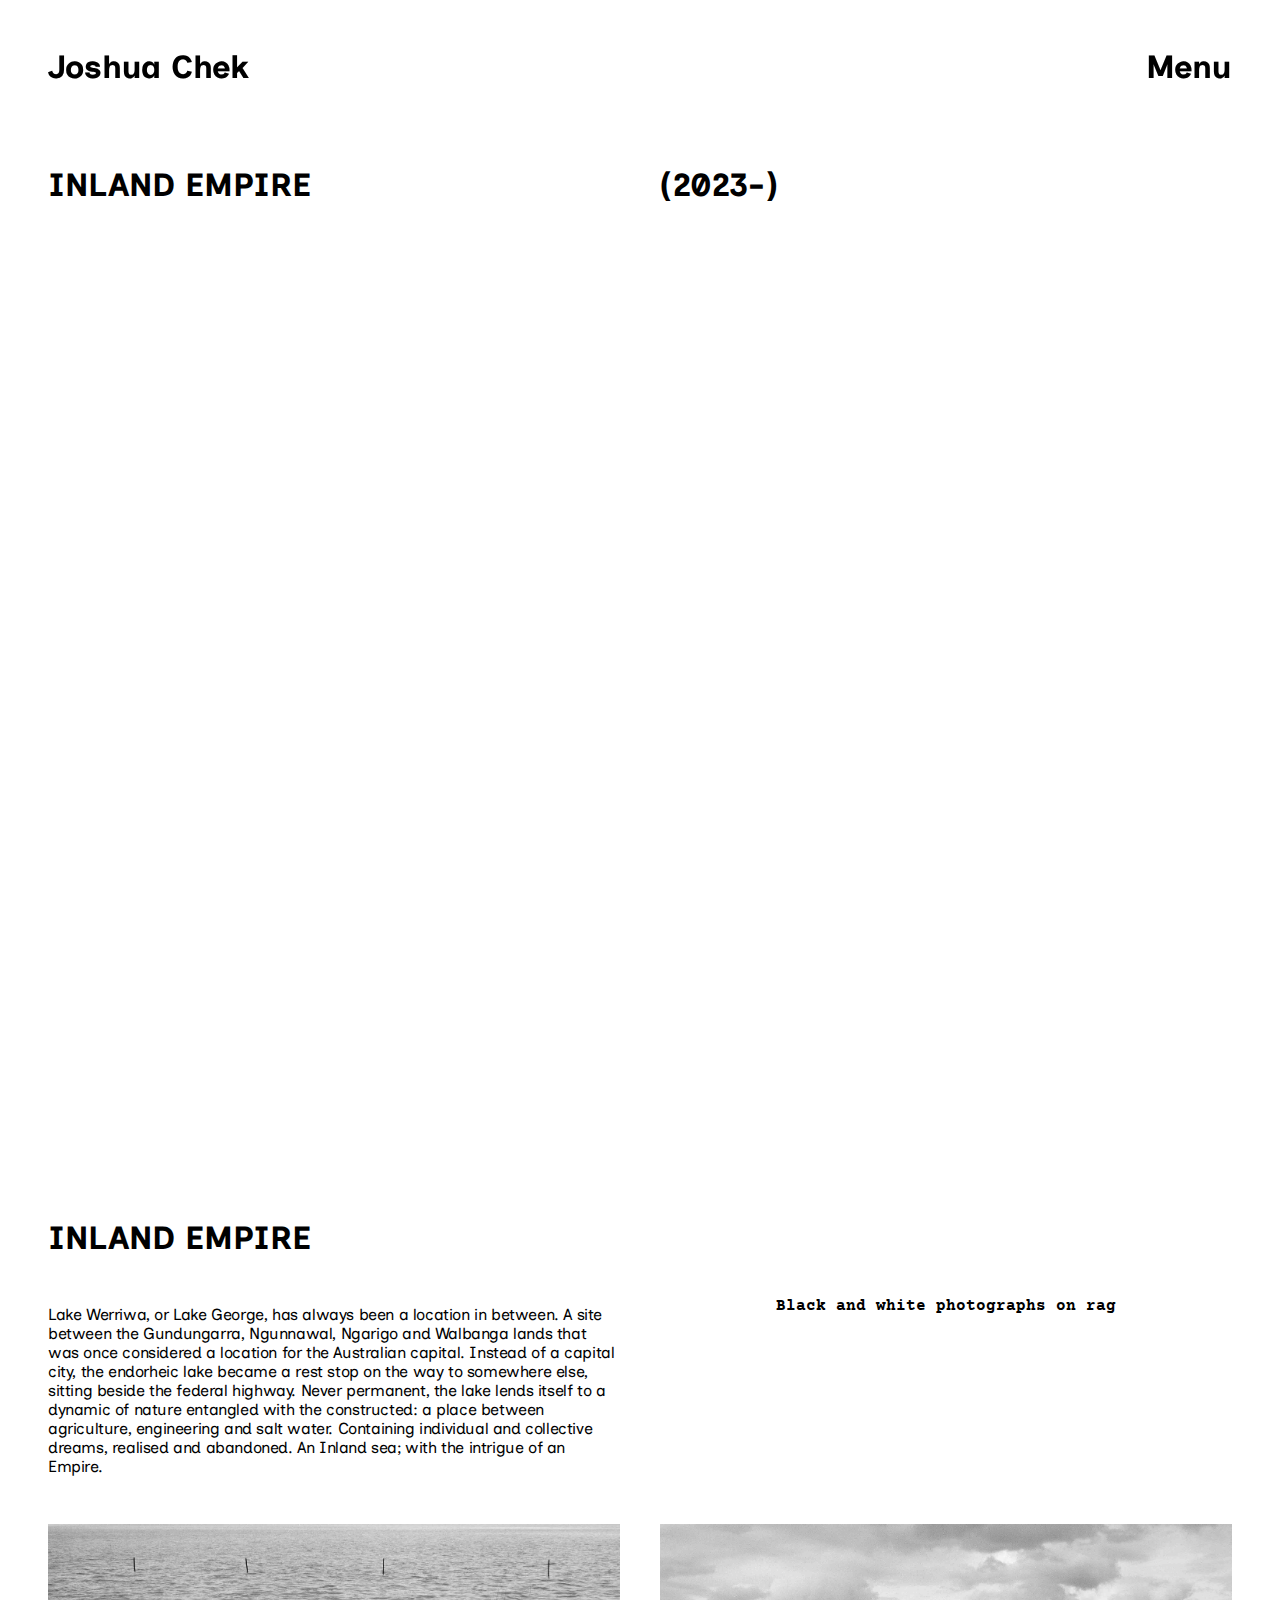
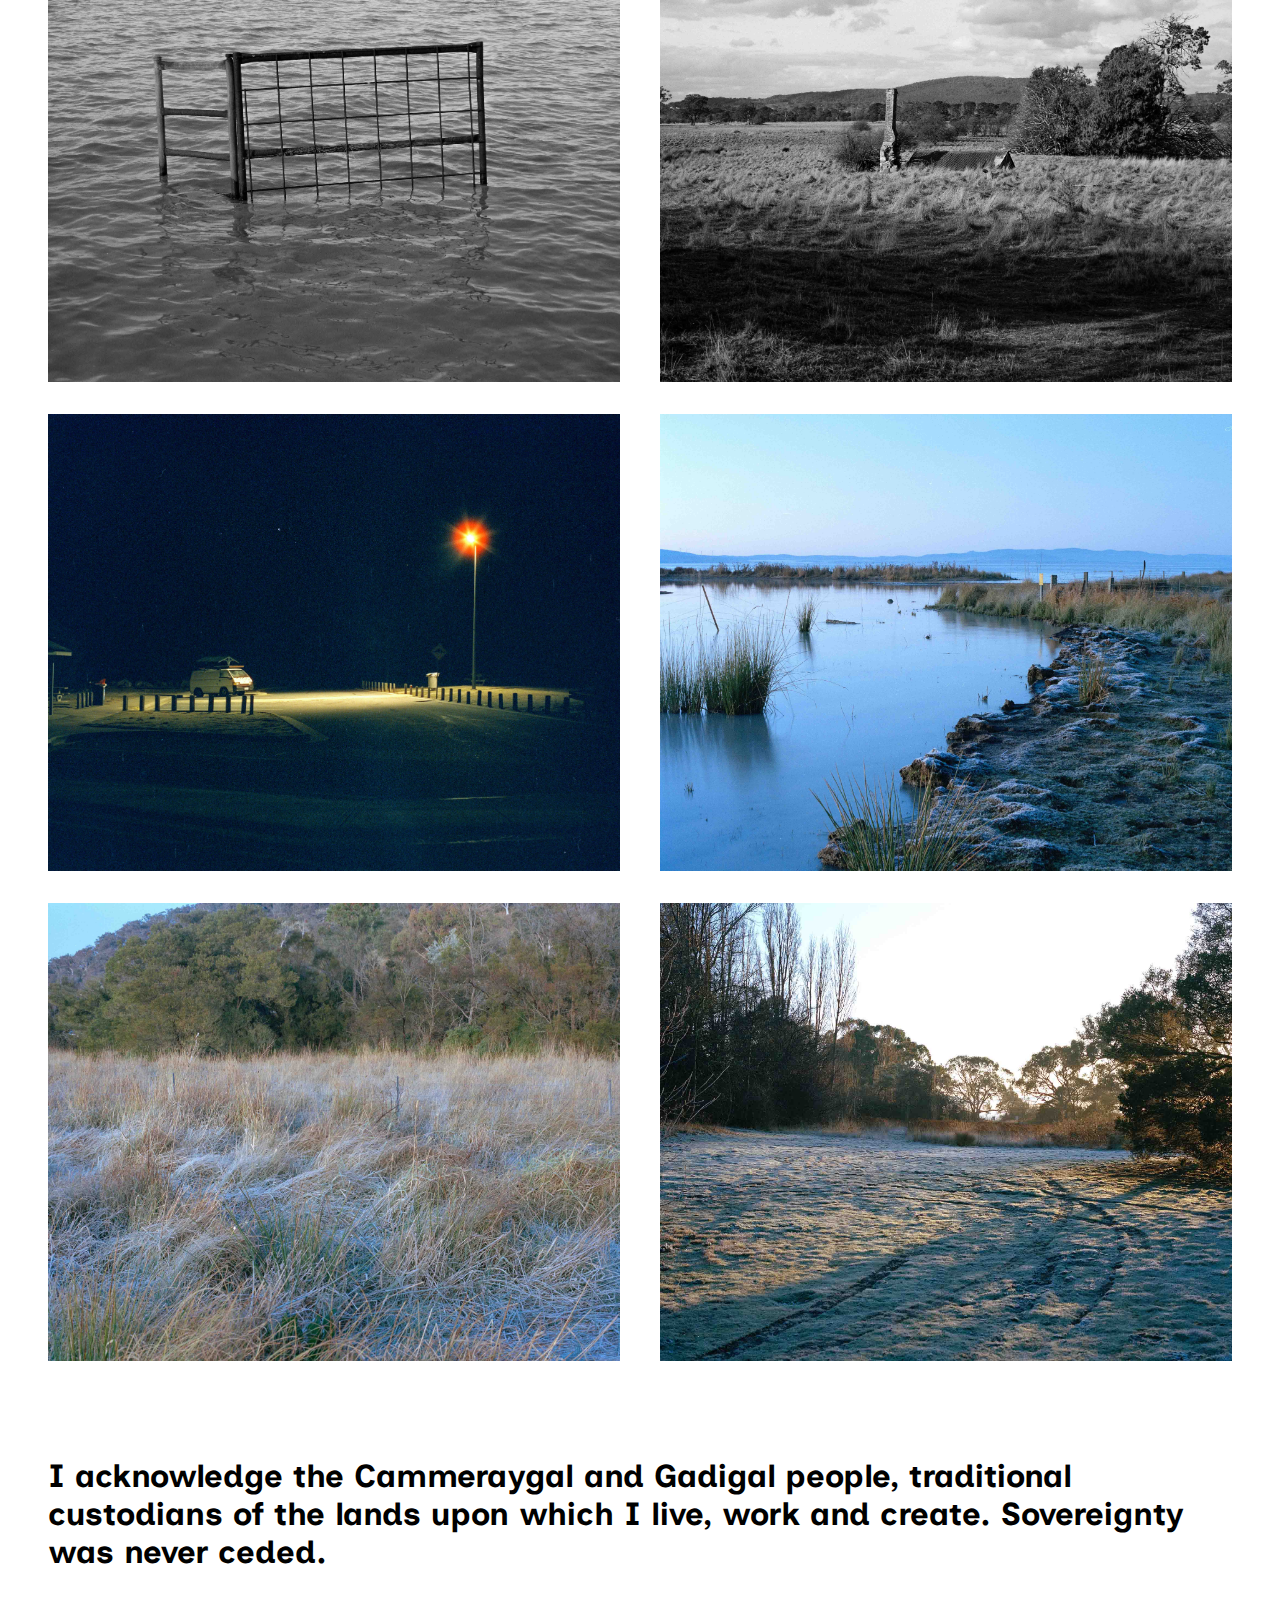
<file: photo/inlandempire/index.html>
<!DOCTYPE html>
<html lang="en">
<head>
    <meta charset="UTF-8">
    <meta name="viewport" content="width=device-width, initial-scale=1.0">
    <title>Joshua Peyton Chek</title>
   <link rel="icon" href="../../img/about/faviconi.png">
    <link rel="stylesheet" href="../../styles.css">
    <link rel="preconnect" href="https://fonts.googleapis.com">
    <link rel="preconnect" href="https://fonts.gstatic.com" crossorigin>
    <link href="https://fonts.googleapis.com/css2?family=Courier+Prime:ital,wght@0,400;0,700;1,400;1,700&family=Inclusive+Sans:ital,wght@0,300..700;1,300..700&family=Roboto:ital,wght@0,100..900;1,100..900&display=swap" rel="stylesheet">
    <script src="https://ajax.googleapis.com/ajax/libs/jquery/3.7.1/jquery.min.js"></script>
</head>
<body>
    <nav>
            <ul>
                <li class="home-li">
                    <a href="../../" class="full-name sparkle-hover">Joshua Chek
                    <img src ="../../img/about/ico.svg" class="sparkle sparkle-1">
                    <img src ="../../img/about/ico.svg" class="sparkle sparkle-2">
                    <img src ="../../img/about/ico.svg" class="sparkle sparkle-3">
                    <img src ="../../img/about/ico.svg" class="sparkle sparkle-4">
                    <a href="../../" class="short-name">JC</a>
                </a> </li>
                <li class="other dropdown">
                    <a href="#" class="dropdown_trigger" aria-expanded="false">Menu</a>
                    <ul class="dropdown-menu">  
                        <li><a href="../../about/">About</a></li>
                        <li><a href="../../design/">Design</a></li>
                        <li><a href="../../photo/">Photo</a></li>
                    </ul>
                </li>
                
            </ul>
        </nav>
    <main class="grid-layout">
        <article>
            <h2>INLAND EMPIRE</h2>
        </article>
        <article>
            <h2 class="left">(2023-)</h2>
        </article>
        <article class="i2">
            <iframe class="i2" src="https://xd.adobe.com/embed/af91ed53-5f32-40d8-8e59-00f3c765d034-fac2/" frameborder="0"></iframe>
        </article>
        <article class="wide">
            <h2>INLAND EMPIRE</h2>
        </article>
        <article>
            <p>Lake Werriwa, or Lake George, has always been a location in between. A site between the Gundungarra, Ngunnawal, Ngarigo and Walbanga lands that was once considered a location for the Australian capital. Instead of a capital city, the endorheic lake became a rest stop on the way to somewhere else, sitting beside the federal highway. Never permanent, the lake lends itself to a dynamic of nature entangled with the constructed: a place between agriculture, engineering and salt water. Containing individual and collective dreams, realised and abandoned. An Inland sea; with the intrigue of an Empire.</p>
        </article>
        <article>
            <h3 class="center">Black and white photographs on rag</h3>
        </article>
        <img width="100%" src="../../img/inlandempire/ie1.jpg" alt="Inland Empire - Supporting Image">
        <img width="100%" src="../../img/inlandempire/ie2.jpg" alt="Inland Empire - Supporting Image">
        <img width="100%" src="../../img/inlandempire/ie3.jpg" alt="Inland Empire - Supporting Image">
        <img width="100%" src="../../img/inlandempire/ie4.jpg" alt="Inland Empire - Supporting Image">
        <img width="100%" src="../../img/inlandempire/ie5.jpg" alt="Inland Empire - Supporting Image">
        <img width="100%" src="../../img/inlandempire/ie6.jpg" alt="Inland Empire - Supporting Image">
        <article class="wide"></article>
    </main>
    <footer>
        <article class="wide">
            <h2>
                I acknowledge the Cammeraygal and Gadigal people, traditional custodians of the lands upon which I live, work and create. Sovereignty was never ceded.
            </h2>
        </article>
    </footer>
    <script src="../../script.js"></script>
</body>
</html>
</file>
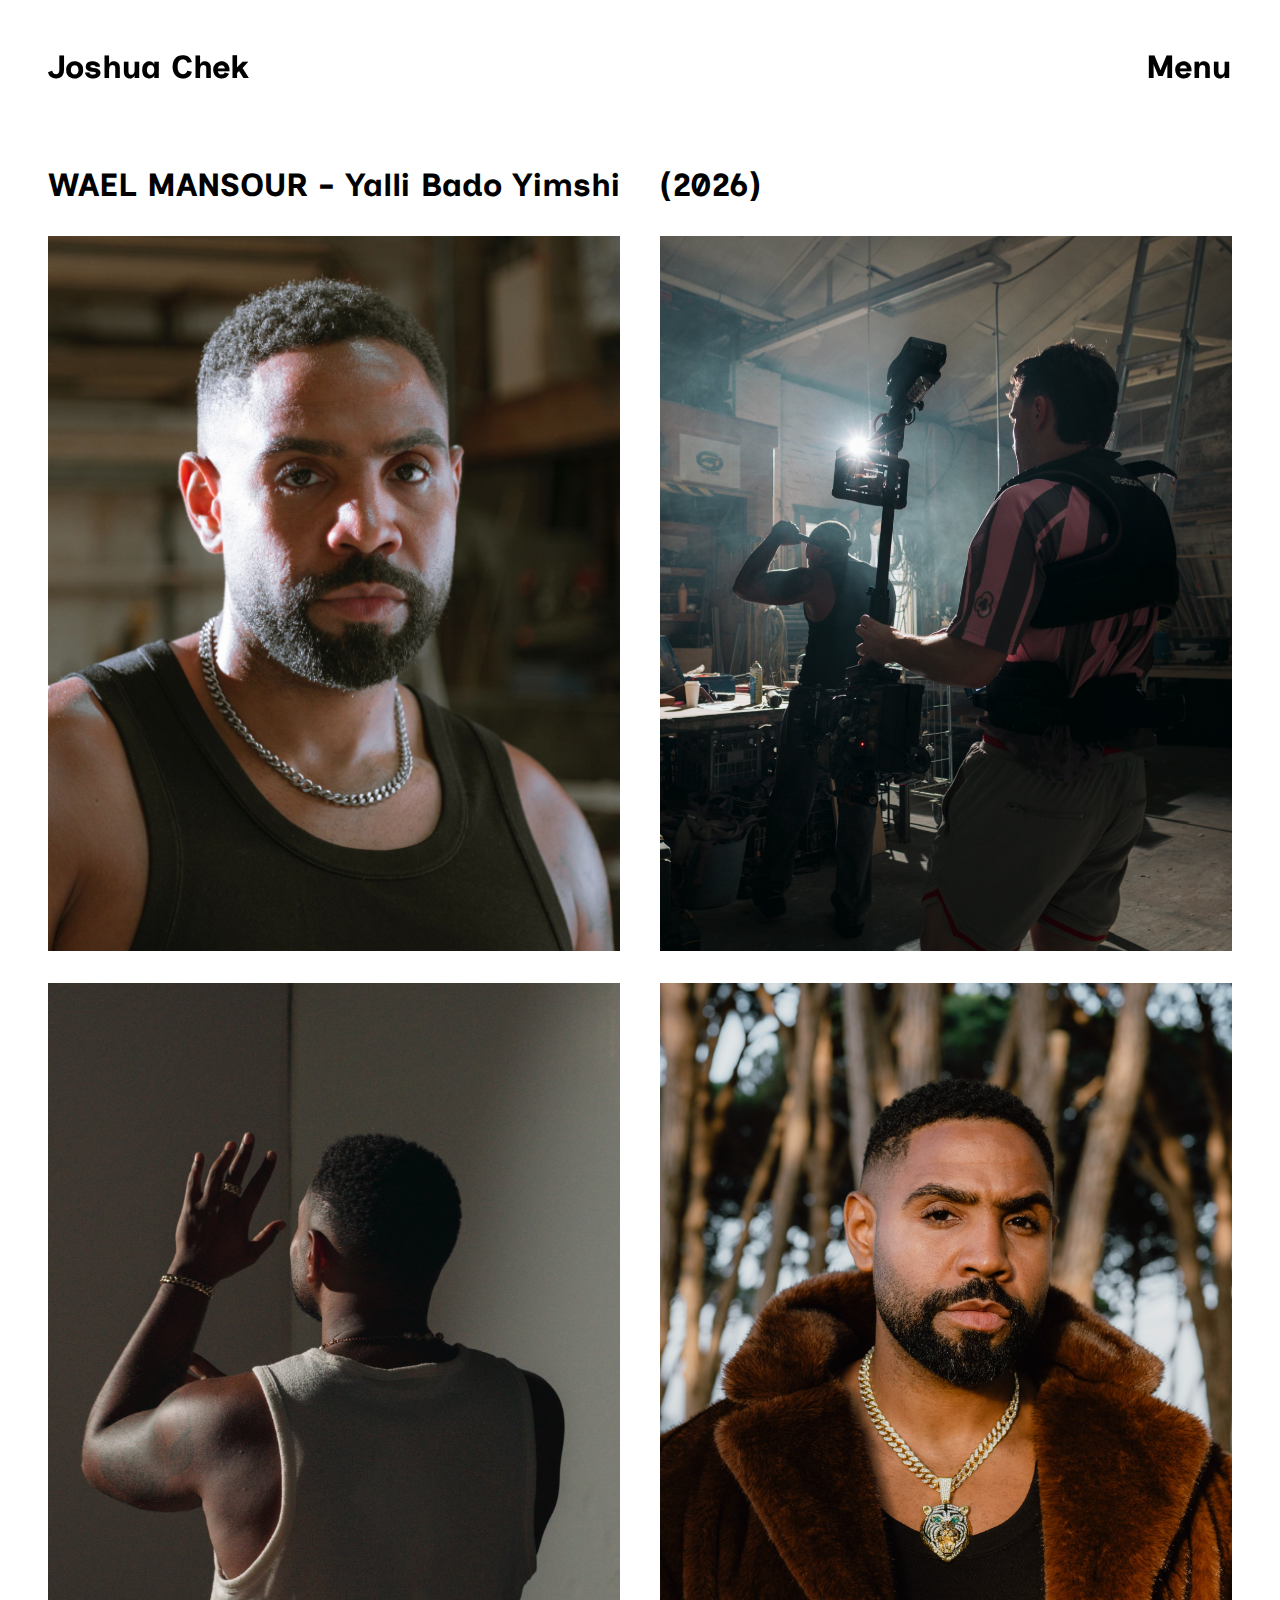
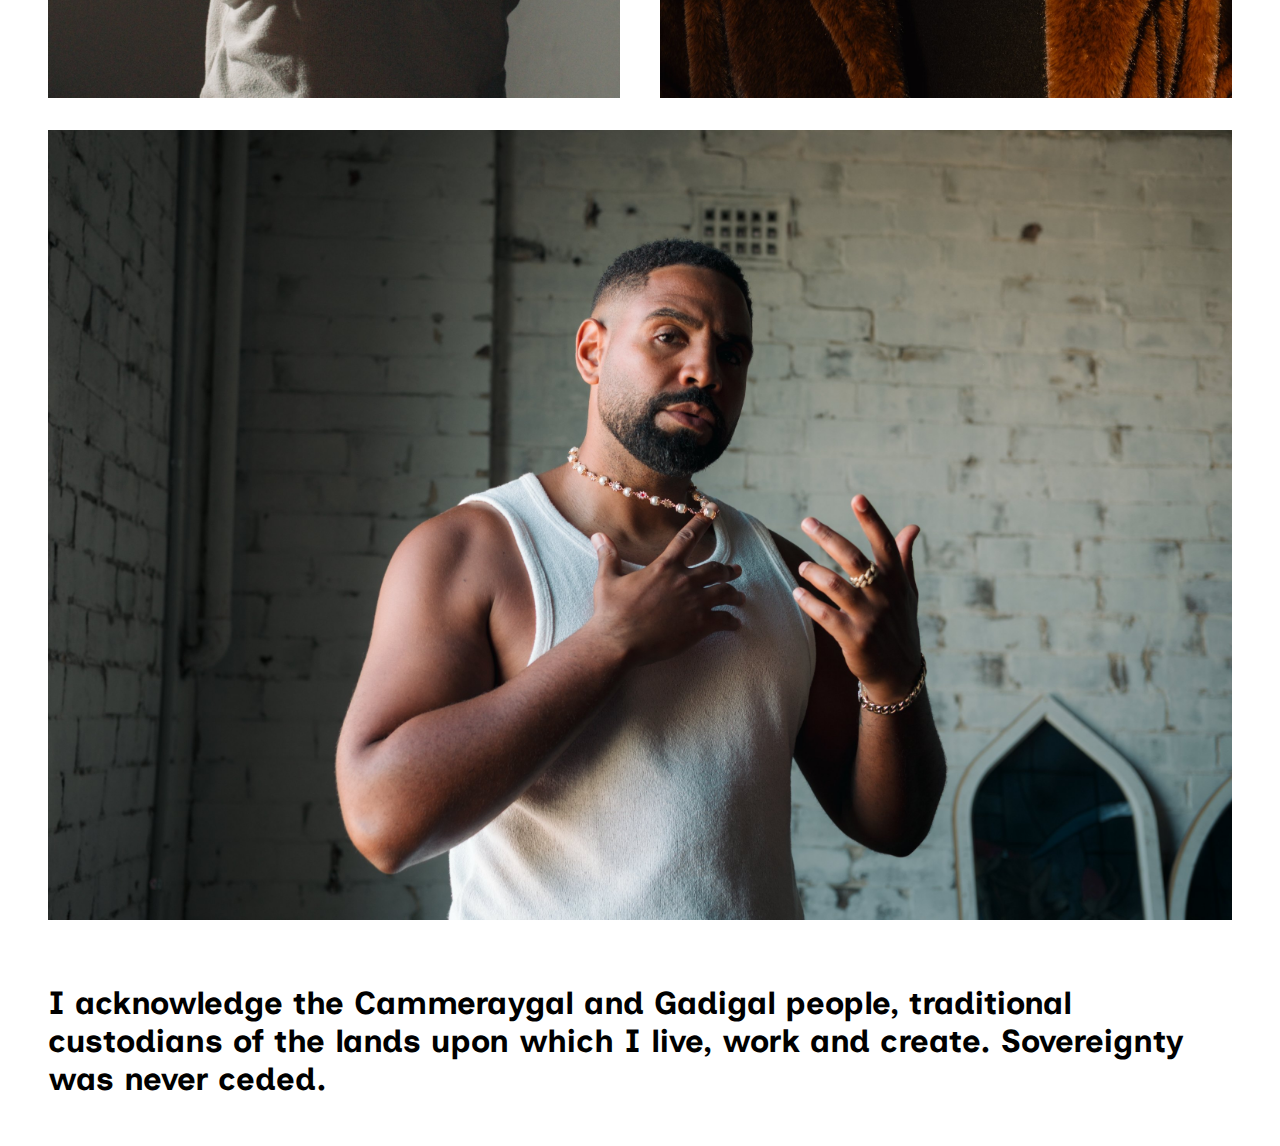
<file: photo/wael1/index.html>
<!DOCTYPE html>
<html lang="en">
<head>
    <meta charset="UTF-8">
    <meta name="viewport" content="width=device-width, initial-scale=1.0">
    <title>Joshua Peyton Chek</title>
   <link rel="icon" href="../../img/about/faviconi.png">
    <link rel="stylesheet" href="../../styles.css">
    <link rel="preconnect" href="https://fonts.googleapis.com">
    <link rel="preconnect" href="https://fonts.gstatic.com" crossorigin>
    <link href="https://fonts.googleapis.com/css2?family=Courier+Prime:ital,wght@0,400;0,700;1,400;1,700&family=Inclusive+Sans:ital,wght@0,300..700;1,300..700&family=Roboto:ital,wght@0,100..900;1,100..900&display=swap" rel="stylesheet">
    <script src="https://ajax.googleapis.com/ajax/libs/jquery/3.7.1/jquery.min.js"></script>
</head>
<body>
    <nav>
            <ul>
                <li class="home-li">
                    <a href="../../" class="full-name sparkle-hover">Joshua Chek
                    <img src ="../../img/about/ico.svg" class="sparkle sparkle-1">
                    <img src ="../../img/about/ico.svg" class="sparkle sparkle-2">
                    <img src ="../../img/about/ico.svg" class="sparkle sparkle-3">
                    <img src ="../../img/about/ico.svg" class="sparkle sparkle-4">
                    <a href="../../" class="short-name">JC</a>
                </a> </li>
                <li class="other dropdown">
                    <a href="#" class="dropdown_trigger" aria-expanded="false">Menu</a>
                    <ul class="dropdown-menu">  
                        <li><a href="../../about/">About</a></li>
                        <li><a href="../../design/">Design</a></li>
                        <li><a href="../">Photo</a></li>
                    </ul>
                </li>
            </ul>
        </nav>
    <main class="grid-layout">
        <article>
            <h2>WAEL MANSOUR - Yalli Bado Yimshi</h2>
        </article>
        <article>
            <h2>(2026)</h2>
        </article>
        <article>
            <img src="../../img/Photos/wael1.jpg" alt="Wael Mansour" height="200vh">
        </article>
        <article>
            <img src="../../img/Wael/Wael3.jpg" alt="Wael Mansour" height="200vh">
        </article>
        <article>
            <img src="../../img/Wael/Wael7.jpg" alt="Wael Mansour" height="200vh">
        </article>
        <article>
            <img src="../../img/Wael/Wael8.jpg" alt="Wael Mansour" height="200vh">
        </article>
        <article class="wide">
            <img src="../../img/Wael/Wael2.jpg" alt="Sydney Assemblages - Typeface Design">
        </article>
    </main>
    <footer>
        <article class="wide">
            <h2>
                I acknowledge the Cammeraygal and Gadigal people, traditional custodians of the lands upon which I live, work and create. Sovereignty was never ceded.
            </h2>
        </article>
    </footer>
    <script src="../../script.js"></script>
</body>
</html>
</file>
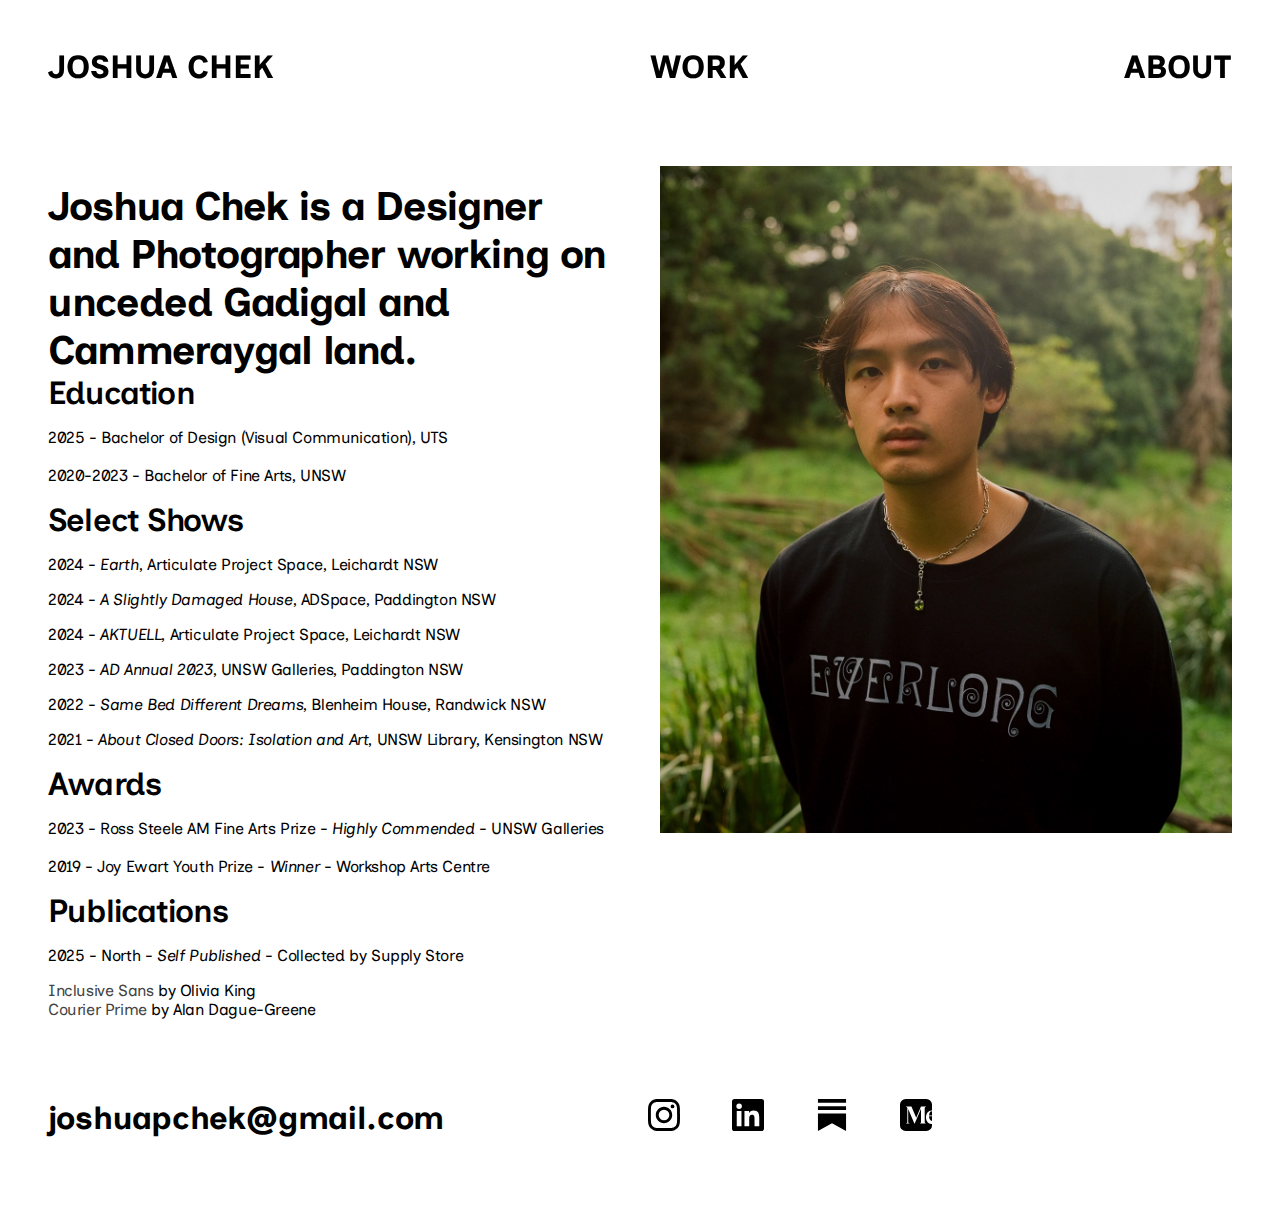
<file: about.html>
<!DOCTYPE html>
<html lang="en">
<head>
    <meta charset="UTF-8">
    <meta name="viewport" content="width=device-width, initial-scale=1.0">
    <title>Joshua Peyton Chek</title>
    <link rel="icon" href="img/about/faviconi.png">
    <link rel="stylesheet" href="styles.css">
    <link rel="preconnect" href="https://fonts.googleapis.com">
    <link rel="preconnect" href="https://fonts.gstatic.com" crossorigin>
    <link href="https://fonts.googleapis.com/css2?family=Courier+Prime:ital,wght@0,400;0,700;1,400;1,700&family=Inclusive+Sans:ital,wght@0,300..700;1,300..700&family=Roboto:ital,wght@0,100..900;1,100..900&display=swap" rel="stylesheet">
    <script src="https://ajax.googleapis.com/ajax/libs/jquery/3.7.1/jquery.min.js"></script>
<body>
    <nav>
            <ul>
                <li class="home-li">
                    <a href="index.html" class="full-name sparkle-hover">JOSHUA CHEK 
                    <img src ="img/about/ico.svg" class="sparkle sparkle-1">
                    <img src ="img/about/ico.svg" class="sparkle sparkle-2">
                    <img src ="img/about/ico.svg" class="sparkle sparkle-3">
                    <img src ="img/about/ico.svg" class="sparkle sparkle-4">
                    <a href="index.html" class="short-name">JC</a>
                </a> </li>
                <li class="other dropdown">
                    <a href="#" class="dropdown_trigger" aria-expanded="false">WORK</a>
                    <ul class="dropdown-menu">  
                        <li><a href="index.html">DESIGN</a></li>
                        <li><a href="index.html">PHOTO</a></li>
                        <li><a href="index.html">ART</a></li>
                    </ul>
                </li>
                <li class="other"><a href="about.html">ABOUT</a></li>
                
            </ul>
        </nav>
    <main>
            <article>
                <h4>Joshua Chek is a Designer and Photographer working on unceded Gadigal and Cammeraygal land.</h4>
                <h5>
                    Education
                </h5>
                <p>
                    2025 - Bachelor of Design (Visual Communication), UTS
                    <br><br>
                    2020-2023 - Bachelor of Fine Arts, UNSW
                </p>
                <h5>
                    Select Shows
                </h5>
                <p>
                    2024 - <i>Earth</i>, Articulate Project Space, Leichardt NSW
                </p>
                <p>
                    2024 - <i>A Slightly Damaged House</i>, ADSpace, Paddington NSW
                </p>
                <p>
                    2024 - <i>AKTUELL</i>, Articulate Project Space, Leichardt NSW
                </p>
                <p>
                    2023 - <i>AD Annual 2023</i>, UNSW Galleries, Paddington NSW
                </p>
                <p>
                    2022 - <i>Same Bed Different Dreams</i>, Blenheim House, Randwick NSW
                </p>
                <p>
                    2021 - <i>About Closed Doors: Isolation and Art</i>, UNSW Library, Kensington NSW
                </p>
                <h5>
                    Awards
                </h5>
                <p>
                    2023 - Ross Steele AM Fine Arts Prize - <i>Highly Commended</i> - UNSW Galleries
                    <br><br>
                    2019 - Joy Ewart Youth Prize - <i>Winner</i> - Workshop Arts Centre
                </p>
                <h5>
                    Publications
                </h5>
                <p>
                    2025 - North - <i>Self Published</i> - Collected by Supply Store 
                </p>
                <p> 
                    <a href="https://fonts.google.com/specimen/Inclusive+Sans" target="_blank" rel="noopener noreferrer">Inclusive Sans</a> by Olivia King <br>
                    <a href="https://fonts.google.com/specimen/Courier+Prime" target="_blank" rel="noopener noreferrer">Courier Prime</a> by Alan Dague-Greene
                </p>
            </article>
            <a href="https://seamusbyrne.art/" target="_blank" rel="noopener noreferrer">
                <img src="img/about/about2.jpg" alt="photo of Joshua Chek" class="center">
            </a>
    </main>
        <footer>
            <article>
                <h2>joshuapchek@gmail.com</h2>
            </article>
            <article class="socials-container">
                <a href="https://www.instagram.com/joshuapchek/" target="_blank" rel="noopener noreferrer">
                    <svg role="img" viewBox="0 0 24 24" xmlns="http://www.w3.org/2000/svg"><title>Instagram</title><path d="M7.0301.084c-1.2768.0602-2.1487.264-2.911.5634-.7888.3075-1.4575.72-2.1228 1.3877-.6652.6677-1.075 1.3368-1.3802 2.127-.2954.7638-.4956 1.6365-.552 2.914-.0564 1.2775-.0689 1.6882-.0626 4.947.0062 3.2586.0206 3.6671.0825 4.9473.061 1.2765.264 2.1482.5635 2.9107.308.7889.72 1.4573 1.388 2.1228.6679.6655 1.3365 1.0743 2.1285 1.38.7632.295 1.6361.4961 2.9134.552 1.2773.056 1.6884.069 4.9462.0627 3.2578-.0062 3.668-.0207 4.9478-.0814 1.28-.0607 2.147-.2652 2.9098-.5633.7889-.3086 1.4578-.72 2.1228-1.3881.665-.6682 1.0745-1.3378 1.3795-2.1284.2957-.7632.4966-1.636.552-2.9124.056-1.2809.0692-1.6898.063-4.948-.0063-3.2583-.021-3.6668-.0817-4.9465-.0607-1.2797-.264-2.1487-.5633-2.9117-.3084-.7889-.72-1.4568-1.3876-2.1228C21.2982 1.33 20.628.9208 19.8378.6165 19.074.321 18.2017.1197 16.9244.0645 15.6471.0093 15.236-.005 11.977.0014 8.718.0076 8.31.0215 7.0301.0839m.1402 21.6932c-1.17-.0509-1.8053-.2453-2.2287-.408-.5606-.216-.96-.4771-1.3819-.895-.422-.4178-.6811-.8186-.9-1.378-.1644-.4234-.3624-1.058-.4171-2.228-.0595-1.2645-.072-1.6442-.079-4.848-.007-3.2037.0053-3.583.0607-4.848.05-1.169.2456-1.805.408-2.2282.216-.5613.4762-.96.895-1.3816.4188-.4217.8184-.6814 1.3783-.9003.423-.1651 1.0575-.3614 2.227-.4171 1.2655-.06 1.6447-.072 4.848-.079 3.2033-.007 3.5835.005 4.8495.0608 1.169.0508 1.8053.2445 2.228.408.5608.216.96.4754 1.3816.895.4217.4194.6816.8176.9005 1.3787.1653.4217.3617 1.056.4169 2.2263.0602 1.2655.0739 1.645.0796 4.848.0058 3.203-.0055 3.5834-.061 4.848-.051 1.17-.245 1.8055-.408 2.2294-.216.5604-.4763.96-.8954 1.3814-.419.4215-.8181.6811-1.3783.9-.4224.1649-1.0577.3617-2.2262.4174-1.2656.0595-1.6448.072-4.8493.079-3.2045.007-3.5825-.006-4.848-.0608M16.953 5.5864A1.44 1.44 0 1 0 18.39 4.144a1.44 1.44 0 0 0-1.437 1.4424M5.8385 12.012c.0067 3.4032 2.7706 6.1557 6.173 6.1493 3.4026-.0065 6.157-2.7701 6.1506-6.1733-.0065-3.4032-2.771-6.1565-6.174-6.1498-3.403.0067-6.156 2.771-6.1496 6.1738M8 12.0077a4 4 0 1 1 4.008 3.9921A3.9996 3.9996 0 0 1 8 12.0077"/></svg>
                </a>
                <a href="https://www.linkedin.com/in/joshuachek/" target="_blank" rel="noopener noreferrer">
                    <svg role="img" viewBox="0 0 24 24" xmlns="http://www.w3.org/2000/svg"><title>LinkedIn</title><path d="M20.447 20.452h-3.554v-5.569c0-1.328-.027-3.037-1.852-3.037-1.853 0-2.136 1.445-2.136 2.939v5.667H9.352V9h3.414v1.561h.046c.477-.9 1.637-1.852 3.37-1.852 3.602 0 4.268 2.37 4.268 5.455v6.288zM5.337 7.433a2.062 2.062 0 1 1 0-4.125 2.062 2.062 0 0 1 0 4.125zm1.777 13.019H3.56V9h3.554v11.452zM22.225 0H1.771C.792 0 0 .774 0 1.729v20.542C0 23.227.792 24 1.771 24h20.451C23.2 24 24 23.227 24 22.271V1.729C24 .774 23.2 0 22.225 0z"/></svg>
                </a>
                <a href="https://substack.com/@cjoosh" target="_blank" rel="noopener noreferrer">
                    <svg role="img" viewBox="0 0 24 24" xmlns="http://www.w3.org/2000/svg"><title>Substack</title><path d="M22.539 8.242H1.46V5.406h21.08v2.836zM1.46 10.812V24L12 18.11 22.54 24V10.812H1.46zM22.54 0H1.46v2.836h21.08V0z"/></svg>
                </a>
                <a href="https://medium.com/@joshuapchek" target="_blank" rel="noopener noreferrer">
                    <svg role="img" viewBox="0 0 24 24" xmlns="http://www.w3.org/2000/svg"><title>Medium</title><path d="M4.21 0A4.201 4.201 0 0 0 0 4.21v15.58A4.201 4.201 0 0 0 4.21 24h15.58A4.201 4.201 0 0 0 24 19.79v-1.093c-.137.013-.278.02-.422.02-2.577 0-4.027-2.146-4.09-4.832a7.592 7.592 0 0 1 .022-.708c.093-1.186.475-2.241 1.105-3.022a3.885 3.885 0 0 1 1.395-1.1c.468-.237 1.127-.367 1.664-.367h.023c.101 0 .202.004.303.01V4.211A4.201 4.201 0 0 0 19.79 0Zm.198 5.583h4.165l3.588 8.435 3.59-8.435h3.864v.146l-.019.004c-.705.16-1.063.397-1.063 1.254h-.003l.003 10.274c.06.676.424.885 1.063 1.03l.02.004v.145h-4.923v-.145l.019-.005c.639-.144.994-.353 1.054-1.03V7.267l-4.745 11.15h-.261L6.15 7.569v9.445c0 .857.358 1.094 1.063 1.253l.02.004v.147H4.405v-.147l.019-.004c.705-.16 1.065-.397 1.065-1.253V6.987c0-.857-.358-1.094-1.064-1.254l-.018-.004zm19.25 3.668c-1.086.023-1.733 1.323-1.813 3.124H24V9.298a1.378 1.378 0 0 0-.342-.047Zm-1.862 3.632c-.1 1.756.86 3.239 2.204 3.634v-3.634z"/></svg>
                </a>
            </article>
        </footer>
        <script src="script.js"></script>
    </body>
    </html>
</file>
<file: styles.css>
body {
    background: rgb(255, 255, 255);
    color: #222;
    margin: 0;
    padding: 1rem;
    box-sizing: border-box;
}

main.grid-layout {
  display: grid;
  grid-template-columns: 1fr 1fr;
  column-gap: 2.5em;
  row-gap: 2em;
  padding: 2em;
}

main.fourgrid-layout {
  display: grid;
  grid-template-columns: repeat(12, minmax(0, 1fr));
    -moz-column-gap: 1rem;
    column-gap: 1rem;
    grid-template-columns: 1fr 1fr 1fr 1fr;
    grid-template-areas:
    "navbar navbar"
    "main main"
    "content content"
    "footer footer";
    grid-template-rows: auto 1fr auto;
}


main.flex-layout {
  display: flex;
  flex-wrap: wrap;
  justify-content: center;
  align-items: flex-start;
  min-height: auto;
  padding: 2rem 0;
}

nav {
    font-family: 'Inclusive Sans';
    align-items: center;
    top: 0;
    position: sticky;
    grid-area: navbar;
    z-index: 2;
    background: transparent; 
    mix-blend-mode: difference; 
    padding: 1em 0;
}
nav ul {
    display: flex;
    list-style: none;
    margin-block-start: 1em;
    margin-block-end: 1em;
    padding-inline-start: 0;
    justify-content: space-between;
    padding: 0 2em 0 2em;
}

nav .home-li {

  text-align: left;

}


nav .other {
display: inline;
    text-decoration: none;
    color: #000000;
    font-weight: bold;
    font-size: 2rem;
    color: white; 
    text-decoration: none;
    cursor: pointer;
}

.other a:hover{
  color: yellow
}

.slideshow {
  position: relative;
  width: min(100%, 960px);
  height: 200vh;
  max-height: 60vh;
  margin: 2em auto;
}

.slideshow img, .slideshow video {
  position: absolute;
  inset: 0;
  width: 100%;
  height: 100%;
  object-fit: contain;
  opacity: 0;
}

.dropdown{
  position: inline;
  margin: 0;
  padding: 0;
  justify-content: right;
}

.dropdown li { display: block; }

li.dropdown {position:relative;}

.dropdown a {
  display: block !important;
  color: white;
  font-weight: bold;
  font-size: 2rem;
  white-space: nowrap;
}

.dropdown-menu {
  position: absolute;
  top: calc(100%);
  left: 0;
  display:none;
  margin: 0;
  padding: 0;
}

.dropdown-menu li{
  padding-top: 1rem;
}
.dropdown li a:hover { color: yellow; }

.dropdown_trigger {
    cursor: pointer;
    display: inline;
    text-decoration: none;
    color: #000000;
    font-weight: bold;
    font-size: 2rem;
    color: white; 
    text-decoration: none;
    padding:0;
    margin:0;
  }

.dropdown_trigger:hover{
      color: yellow;
    }

.dropdown-visible {
    .dropdown {
      display: grid !important;
    }
  }


nav a {
    display: inline;
    text-decoration: none;
    color: #000000;
    font-weight: bold;
    font-size: 2rem;
    color: white; 
    text-decoration: none;   
}

nav h6 {
    display: inline;
    text-decoration: none;
    color: #000000;
    font-weight: bold;
    font-size: 2rem;
    padding: 1em;
    color: white; 
    text-decoration: none;
}

nav h6:hover {
  color: yellow
}

nav .other:hover {
  color: yellow
}

nav .menu2-li {
  display: none;
}

.short-name { display: none; }
@media (max-width: 900px) {
  .full-name { display: none !important; }
  .short-name { display: inline; }
}

@media (max-width: 725px) {
  .menu-li { display: none;}
  .menu2-li {display: inline !important;}
}


menu{
  font-family: 'Inclusive Sans';
  position: fixed;
  top: 0;
  right: -100%;
  height: 100vh;
  width: min(15em, 100%);
  z-index: 10;
  background-color: white;
  transition: right 300ms east-out;
  margin-block-start: 0em;
  margin-block-end: 0em;
}


menu.show{
  right: 0;
}

menu ul {
    list-style: none;
    margin-block-start: 1em;
    margin-block-end: 1em;
    padding-inline-start: 0;
    margin:0;
    margin-top: 1.75rem;
}

menu ul li{
  margin-top: .75rem;
  line-height: 50px;
  display: inline;
    text-decoration: none;
    color: #000000;
    font-weight: bold;
    font-size: 2rem;
    padding: 1em;
    color: white; 
    text-decoration: none;
}

menu a {
    display: inline;
    text-decoration: none;
    color: #000000;
    font-weight: bold;
    font-size: 2rem;
    padding: 1em;
    color: black; 
    text-decoration: none;
}

menu a:hover {
  color: blue
}

main a {
    color: #424342 !important;
    cursor: pointer;
}

main a:hover{
  color: blue !important;
}


.i1 {
  position: relative;
  aspect-ratio: 16/9;
}

.i2 {
  position: relative;
    z-index: 1;
    grid-column: 1 / -1; /* makes it span both columns */
}

@media only screen and (min-width:420px) {
  .i2 {
    width: 100%;
    aspect-ratio: 5/4;
  }
}



main {
    margin-top: 1em;
    grid-area: main;
    display: grid;
    grid-template-columns: repeat(2, 1fr);
    grid-column-gap: 2.5em;
    grid-row-gap: 2em;
    padding: 2em;
}


main a {
    text-decoration: none;
}

main figure a {
    display: block;
    width: 100%;
    min-width: 0;
    overflow: hidden;
}

main figure {
    position: relative;
    margin: 0;
    width: 100%;
    min-width: 0;
    aspect-ratio: 7 / 5;
    overflow: hidden;
}

main figure img,
main figure video {
    display: block;
    width: 100%;
    height: 100%;
    object-fit: cover;
    transition: opacity 200ms ease;
}

main figure video{
    aspect-ratio: 7 / 5;
}

main figcaption {
    text-align: center;
    font-family: 'Inclusive Sans', sans-serif;
    font-size: 1.5rem;
    font-weight: bold;
    color: #000;
    margin-top: 0.5em;
    position: absolute;
    top: 0;
    left: 0;
    text-align: center;
    width: 100%;
    color: white;
    mix-blend-mode: difference;
    visibility: hidden;
    transition: visible 200ms ease;
}

main figure:hover img{
  opacity: 0.1;
}

main figure:hover video{
  opacity: 0.1;
}

main figure:hover figcaption {
    visibility: visible;
    display: block;
}

main article.wide {
  grid-column: 1 / -1; /* makes it span both columns */
}

main img {
    max-width: 100%;
    height: auto;
    display: block;
    margin: 0 auto;
}

content {
    grid-area: content;
    display: grid;
    grid-template-columns: repeat(2, 1fr);
    grid-column-gap: 1em;
    grid-row-gap: 1em;
    padding: 1em;
    grid-column: 1 / span 2;
}



main img {
    max-width: 100%;
    height: auto;
    display: block;
    margin: 0 auto;
}
footer {
    grid-area: footer;
    display: grid;
    padding: 2em;
    grid-template-columns: 1fr 1fr;
    grid-column-gap: 1em;
    grid-row-gap: 1em;
}

footer article.wide {
  grid-column: 1 / -1; 
}

/* Prevent footer content from forcing horizontal scroll */
footer, footer * {
  box-sizing: border-box;
}
footer h2 {
  margin: 0;
  white-space: normal;
  overflow-wrap: anywhere;
  word-break: break-word;
}

@media (max-width: 720px) {
  footer {
    grid-template-columns: 1fr; /* stack footer items */
  }
  .socials-container {
    justify-content: flex-end;
    padding-top: 1rem
  }
  footer h2 {
    font-size: 1.6rem;
    line-height: 1.2;
  }
}

.inclusive-sans-h1 {
  font-family: "Inclusive Sans", sans-serif;
  font-optical-sizing: auto;
  font-weight: 400;
  font-style: normal;
}

.courier-prime-regular {
  font-family: "Courier Prime", monospace;
  font-weight: 100;
  font-style: normal;
}

.courier-prime-bold {
  font-family: "Courier Prime", monospace;
  font-weight: 700;
  font-style: normal;
}

.courier-prime-regular-italic {
  font-family: "Courier Prime", monospace;
  font-weight: 400;
  font-style: italic;
}

.courier-prime-bold-italic {
  font-family: "Courier Prime", monospace;
  font-weight: 700;
  font-style: italic;
}

h1 {
    font-family: 'Inclusive Sans', sans-serif;
    color: #000;
    margin: 0;
    letter-spacing: -0.025em;
}
h2 {
    font-family: 'Inclusive Sans', sans-serif;
    color: #000;
    font-size: 2rem;
    font-weight: 800;
    margin: 0;
}

h3 {
    font-family: 'Courier Prime', sans-serif;
    color: #000;
    font-size: 1rem;
    font-style: regular;
    margin: .5rem 0;
}

h4 {
    font-family: 'Inclusive Sans', sans-serif;
    color: #000;
    font-size: 2.5rem;
    font-style: regular;
    padding-top: 1rem;
    letter-spacing: -0.025em;
    margin: 0;
}

h5 {
    font-family: 'Inclusive Sans', sans-serif;
    color: #000;
    font-weight: 600;
    font-size: 1rem;
    font-size: 2rem;
    letter-spacing: -0.025em;
    padding-bottom: 0rem;
    margin: 0;
}

h6 {
    font-family: 'Inclusive Sans', sans-serif;
    color: white;
    font-style: bold;
    font-size: 2rem;
    letter-spacing: -0.025em;
}

p {
    font-family: 'Inclusive Sans', sans-serif;
    color: #000;
    letter-spacing: -0.025em;
}


.left {
  text-align: left;
}

.right {
  text-align: right;
}

.center {
  text-align: center;
  margin-left: auto;
  margin-right: auto;
}

.justify {
  text-align: justify;
}

.short { display: none; }
@media (max-width: 720px) {
  a .wide { display: none !important; }
  .short { display: contents !important; }
}

@media (max-width: 720px) {
  main.grid-layout {
    grid-template-columns: 1fr !important;
    grid-template-areas: none;
  }
  main.flex-layout {
    flex-direction: column;
    align-items: center;
  }
  footer {
    grid-template-columns: 1fr !important;
  }
}

.socials-container {
  display: flex;
  gap: 20px;
}

.socials-container a {
  background-color: white;
  border-radius: 50%;
  place-items: center;
  height: 64px;
  width: 64px;
  box-sizing: border-box;
  flex-shrink: 0;

}

.socials-container a svg{
  height: 32px;
}

.socials-container a:hover svg path {
  fill: blue; 
}

.sparkle {
  position: absolute;
  width: 12px;
  height: 12px;
  opacity: 0;
  transform: scale(0);
  transition: opacity 0.3s, transform 0.3s;
  pointer-events: none;
}

.sparkle-1 {
  top: 2.5rem;
  left: 1rem;
  scale: (0.8);
}

.sparkle-2 {
  top: 3rem;
  left: 8em;
  scale: 1.2;
}

.sparkle-3 {
  top: 1.5rem;
  left: 10rem;
}

.sparkle-4 {
  top: 3.8rem;
  left: 5rem;
}

.sparkle-hover:hover .sparkle{
  opacity: 1;
  transform: scale(1.5) rotate(30deg);
  animation: sparkle-fade 0.6s ease-out forwards;
}

@keyframes sparkle-fade {
  0% {
    opacity: 1;
    transform: scale(0) rotate(0deg);
  }
  50% {
    opacity: 1;
    transform: scale(1.5) rotate(30deg);
  }
  100% {
    opacity: 0;
    transform: scale(0.2) rotate(60deg);
  }
}


.img {
    float: left;
    width:  100px;
    height: 100px;
    background-size: cover;
}

.video {
  position: relative;
    width: 100%;
    height: 0;
    padding-bottom: 56.25%;
}

.video iframe {
  position: absolute;
  top: 0;
  left: 0;
  width: 100%;
  height: 100%;
}


.container {
  width: 90%;
  margin-left: auto;
  margin-right: auto;
}

.row {
  position: relative;
  width: 100%;
}

.row [class^="col"] {
  float: left;
  margin: 0.5rem 2%;
  min-height: 0.125rem;
}

.row::after {
	content: "";
	display: table;
	clear: both;
}

.hidden-sm {
  display: none;
}
</file>
